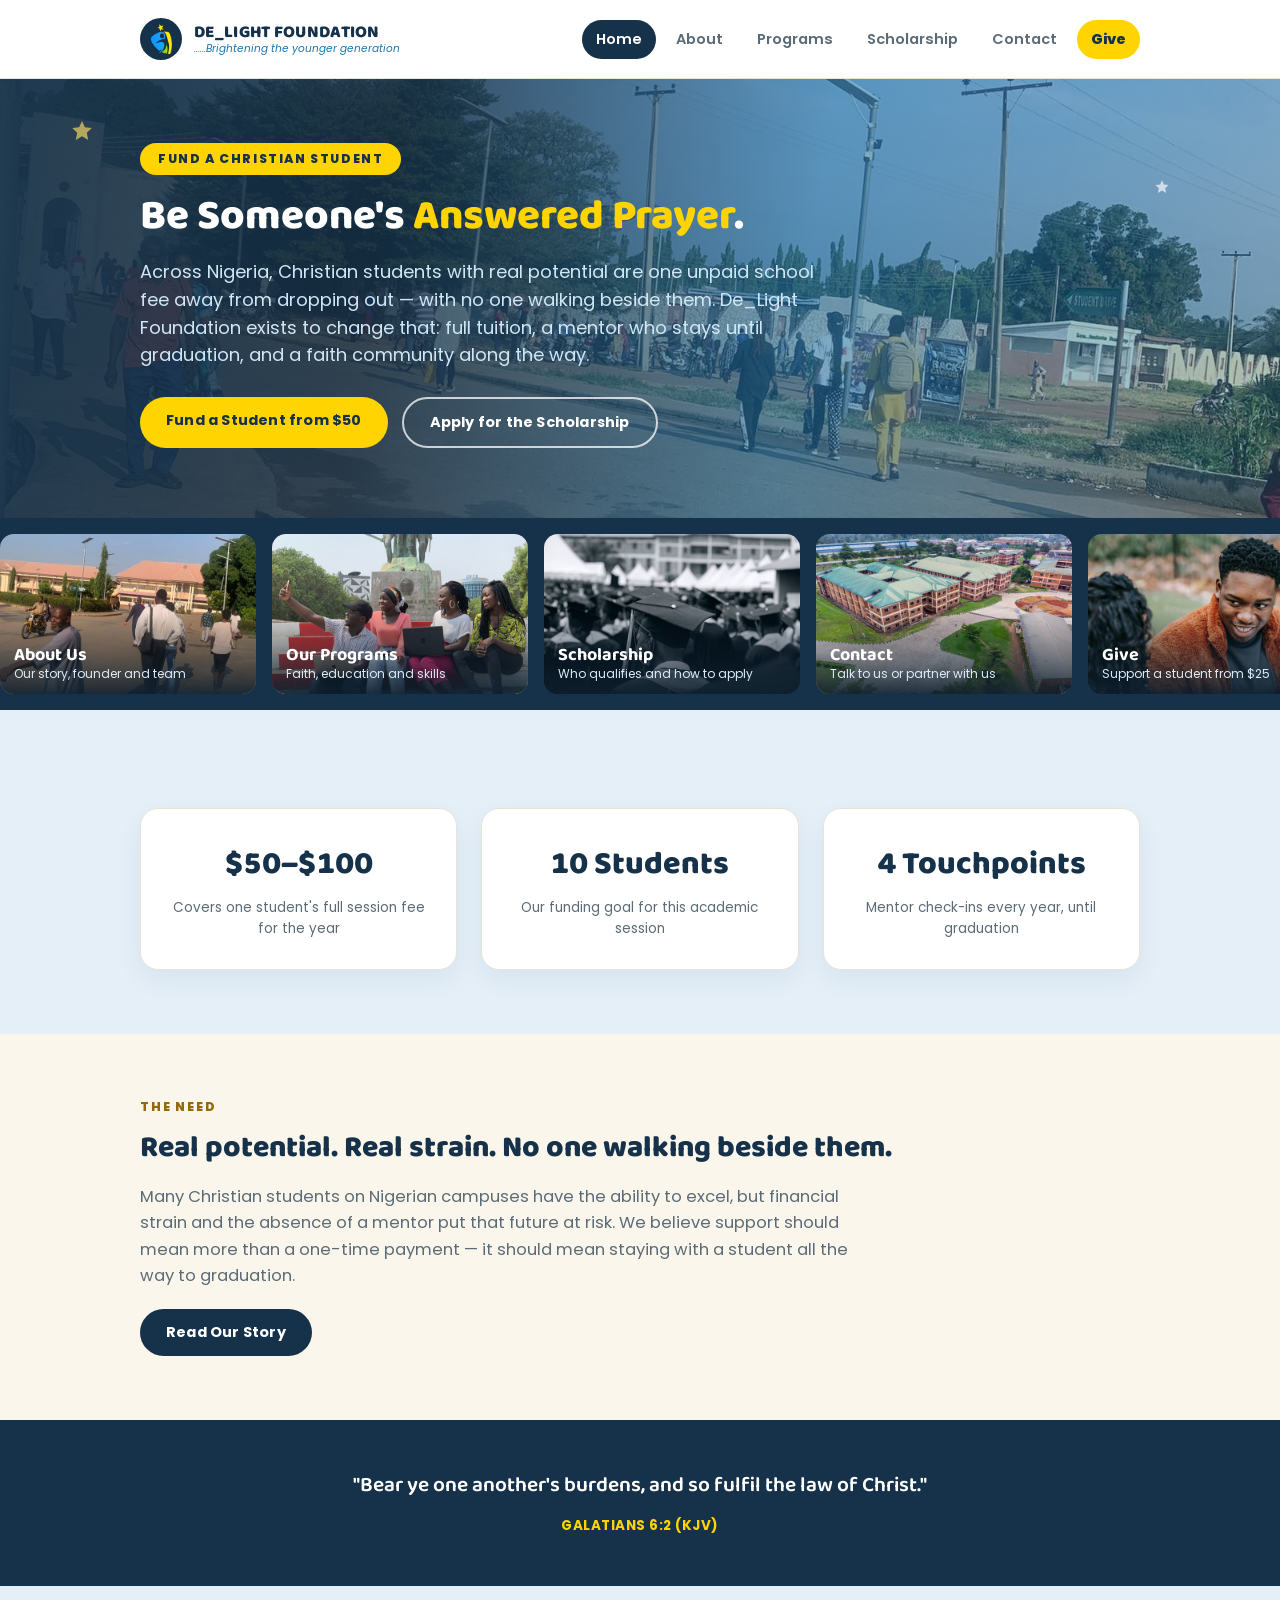
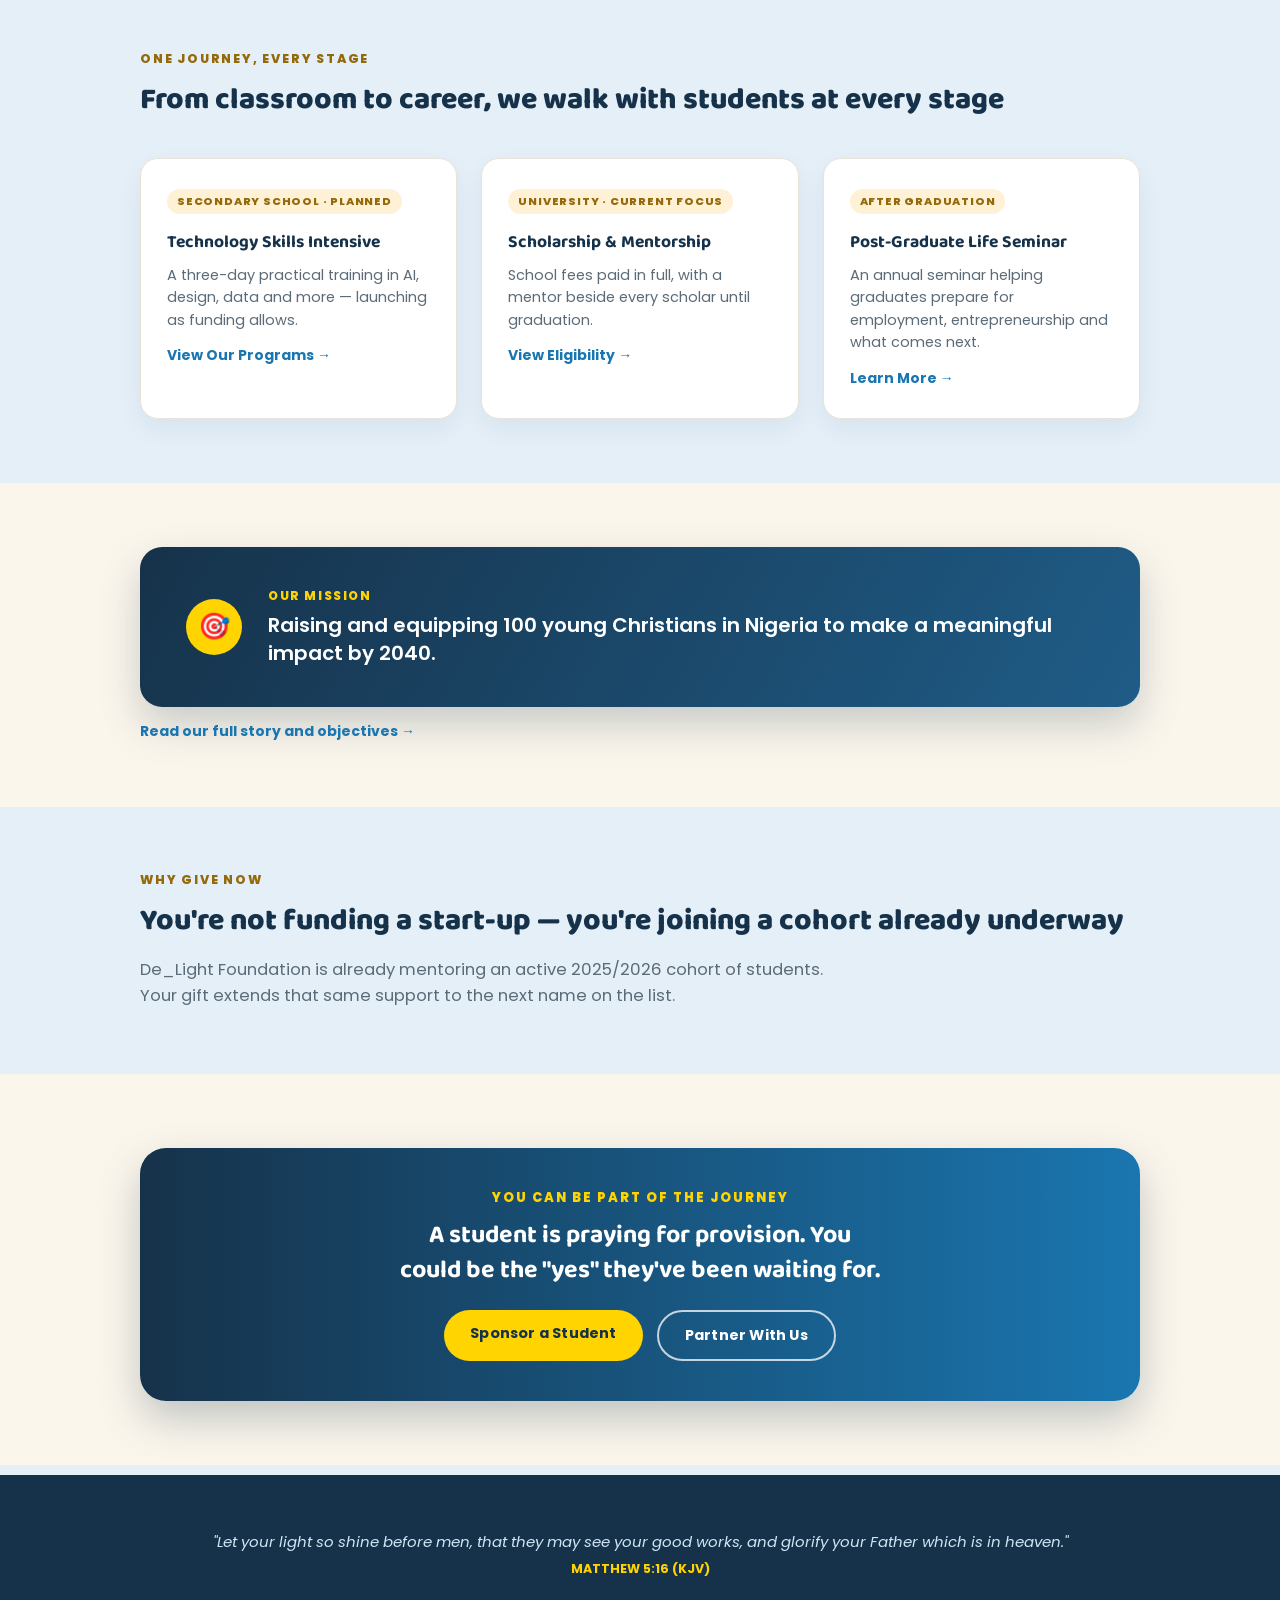
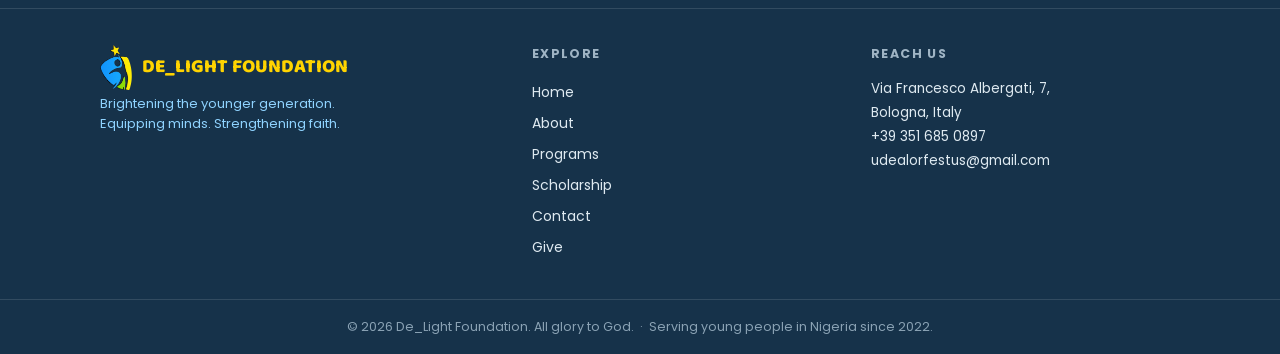
<file: index.html>
<!DOCTYPE html>
<html lang="en">
<head>
<meta charset="UTF-8">
<meta name="viewport" content="width=device-width, initial-scale=1">
<title>De_Light Foundation — Brightening the Younger Generation</title>
<meta name="description" content="De_Light Foundation funds Christian undergraduates in Nigeria through scholarships and mentorship, walking with students from their first semester to graduation.">
<link rel="icon" href="assets/img/favicon-32.png" sizes="32x32">
<link rel="icon" href="assets/img/favicon.png" sizes="64x64">
<link rel="apple-touch-icon" href="assets/img/apple-touch-icon.png">
<link rel="preconnect" href="https://fonts.googleapis.com">
<link rel="stylesheet" href="https://fonts.googleapis.com/css2?family=Baloo+2:wght@500;600;700;800&family=Poppins:wght@300;400;500;600;700;800&display=swap">
<link rel="stylesheet" href="assets/css/style.css">
</head>
<body data-page="home">

<nav class="navbar">
  <div class="wrap">
    <a class="brand" href="index.html">
      <span class="mark"><img src="assets/img/logo-icon.png" alt="De_Light Foundation logo"></span>
      <div class="word">
        <div class="name">DE_LIGHT FOUNDATION</div>
        <div class="tag">......Brightening the younger generation</div>
      </div>
    </a>
    <button class="navtoggle" aria-label="Toggle menu"><span></span><span></span><span></span></button>
    <div class="navlinks">
      <a data-nav="home" href="index.html">Home</a>
      <a data-nav="about" href="about.html">About</a>
      <a data-nav="programs" href="programs.html">Programs</a>
      <a data-nav="scholarship" href="scholarship.html">Scholarship</a>
      <a data-nav="contact" href="contact.html">Contact</a>
      <a data-nav="give" class="give" href="give.html">Give</a>
    </div>
  </div>
</nav>

<section class="hero has-photo" style="background-image:linear-gradient(100deg, rgba(22,50,74,.94) 0%, rgba(22,50,74,.82) 30%, rgba(26,118,176,.58) 62%, rgba(26,118,176,.32) 100%), url('assets/img/campus3_home.jpg')">
  <svg class="star" style="top:40px;left:70px;width:24px;" viewBox="0 0 24 24" fill="#ffe066"><path d="M12 2l2.9 6.26L21.8 9l-5 4.87L18.2 21 12 17.27 5.8 21l1.4-7.13L2.2 9l6.9-.74z"/></svg>
  <svg class="star" style="top:100px;right:110px;width:16px;" viewBox="0 0 24 24" fill="#ffffff"><path d="M12 2l2.9 6.26L21.8 9l-5 4.87L18.2 21 12 17.27 5.8 21l1.4-7.13L2.2 9l6.9-.74z"/></svg>
  <div class="wrap">
    <span class="kicker">Fund a Christian Student</span>
    <h1>Be Someone's <span class="accent">Answered Prayer</span>.</h1>
    <p class="sub">Across Nigeria, Christian students with real potential are one unpaid school fee away from dropping out — with no one walking beside them. De_Light Foundation exists to change that: full tuition, a mentor who stays until graduation, and a faith community along the way.</p>
    <div class="cta-row">
      <a class="btn btn-gold" href="give.html">Fund a Student from $50</a>
      <a class="btn btn-outline" href="scholarship.html">Apply for the Scholarship</a>
    </div>
  </div>
</section>

<section class="section">
  <div class="wrap">
    <div class="grid3">
      <div class="stat-card"><div class="big">$50–$100</div><div class="lbl2">Covers one student's full session fee for the year</div></div>
      <div class="stat-card"><div class="big">10 Students</div><div class="lbl2">Our funding goal for this academic session</div></div>
      <div class="stat-card"><div class="big">4 Touchpoints</div><div class="lbl2">Mentor check-ins every year, until graduation</div></div>
    </div>
  </div>
</section>

<section class="section cream">
  <div class="wrap">
    <div class="section-label">The Need</div>
    <h2 class="title">Real potential. Real strain. No one walking beside them.</h2>
    <p class="lead">Many Christian students on Nigerian campuses have the ability to excel, but financial strain and the absence of a mentor put that future at risk. We believe support should mean more than a one-time payment — it should mean staying with a student all the way to graduation.</p>
    <a class="btn btn-navy" style="margin-top:20px;" href="about.html">Read Our Story</a>
  </div>
</section>

<section class="scripture">
  <q>"Bear ye one another's burdens, and so fulfil the law of Christ."</q>
  <div class="ref">GALATIANS 6:2 (KJV)</div>
</section>

<section class="section">
  <div class="wrap">
    <div class="section-label">One Journey, Every Stage</div>
    <h2 class="title">From classroom to career, we walk with students at every stage</h2>
    <div class="grid3">
      <div class="card">
        <span class="stage-tag">Secondary School · Planned</span>
        <h3 style="margin-top:14px;">Technology Skills Intensive</h3>
        <p>A three-day practical training in AI, design, data and more — launching as funding allows.</p>
        <a class="inline-link" href="programs.html">View Our Programs →</a>
      </div>
      <div class="card">
        <span class="stage-tag">University · Current Focus</span>
        <h3 style="margin-top:14px;">Scholarship &amp; Mentorship</h3>
        <p>School fees paid in full, with a mentor beside every scholar until graduation.</p>
        <a class="inline-link" href="scholarship.html">View Eligibility →</a>
      </div>
      <div class="card">
        <span class="stage-tag">After Graduation</span>
        <h3 style="margin-top:14px;">Post-Graduate Life Seminar</h3>
        <p>An annual seminar helping graduates prepare for employment, entrepreneurship and what comes next.</p>
        <a class="inline-link" href="scholarship.html">Learn More →</a>
      </div>
    </div>
  </div>
</section>

<section class="section cream">
  <div class="wrap">
    <div class="mission">
      <div class="icon">🎯</div>
      <div class="txt">
        <div class="tiny">Our Mission</div>
        <p>Raising and equipping 100 young Christians in Nigeria to make a meaningful impact by 2040.</p>
      </div>
    </div>
    <a class="inline-link" href="about.html">Read our full story and objectives →</a>
  </div>
</section>

<section class="section">
  <div class="wrap">
    <div class="section-label">Why Give Now</div>
    <h2 class="title">You're not funding a start-up — you're joining a cohort already underway</h2>
    <p class="lead">De_Light Foundation is already mentoring an active 2025/2026 cohort of students. Your gift extends that same support to the next name on the list.</p>
  </div>
</section>

<section class="section cream">
  <div class="wrap">
    <div class="cta-bar">
      <div class="lbl">You Can Be Part of the Journey</div>
      <h3>A student is praying for provision. You could be the "yes" they've been waiting for.</h3>
      <div class="row">
        <a class="btn btn-gold" href="give.html">Sponsor a Student</a>
        <a class="btn btn-outline" href="contact.html">Partner With Us</a>
      </div>
    </div>
  </div>
</section>

<footer>
  <div class="foot-verse">
    <q>"Let your light so shine before men, that they may see your good works, and glorify your Father which is in heaven."</q>
    <span class="ref">MATTHEW 5:16 (KJV)</span>
  </div>
  <div class="wrap foot-grid">
    <div class="brandcol">
      <div class="name"><img src="assets/img/logo-icon.png" alt="">DE_LIGHT FOUNDATION</div>
      <div class="tag">Brightening the younger generation.<br>Equipping minds. Strengthening faith.</div>
    </div>
    <div class="links">
      <h4>Explore</h4>
      <a href="index.html">Home</a>
      <a href="about.html">About</a>
      <a href="programs.html">Programs</a>
      <a href="scholarship.html">Scholarship</a>
      <a href="contact.html">Contact</a>
      <a href="give.html">Give</a>
    </div>
    <div class="contact">
      <h4>Reach Us</h4>
      <p>Via Francesco Albergati, 7,<br>Bologna, Italy</p>
      <p>+39 351 685 0897<br>udealorfestus@gmail.com</p>
    </div>
  </div>
  <div class="foot-bottom">© 2026 De_Light Foundation. All glory to God. &nbsp;·&nbsp; Serving young people in Nigeria since 2022.</div>
</footer>

<script src="assets/js/main.js"></script>
</body>
</html>
</file>
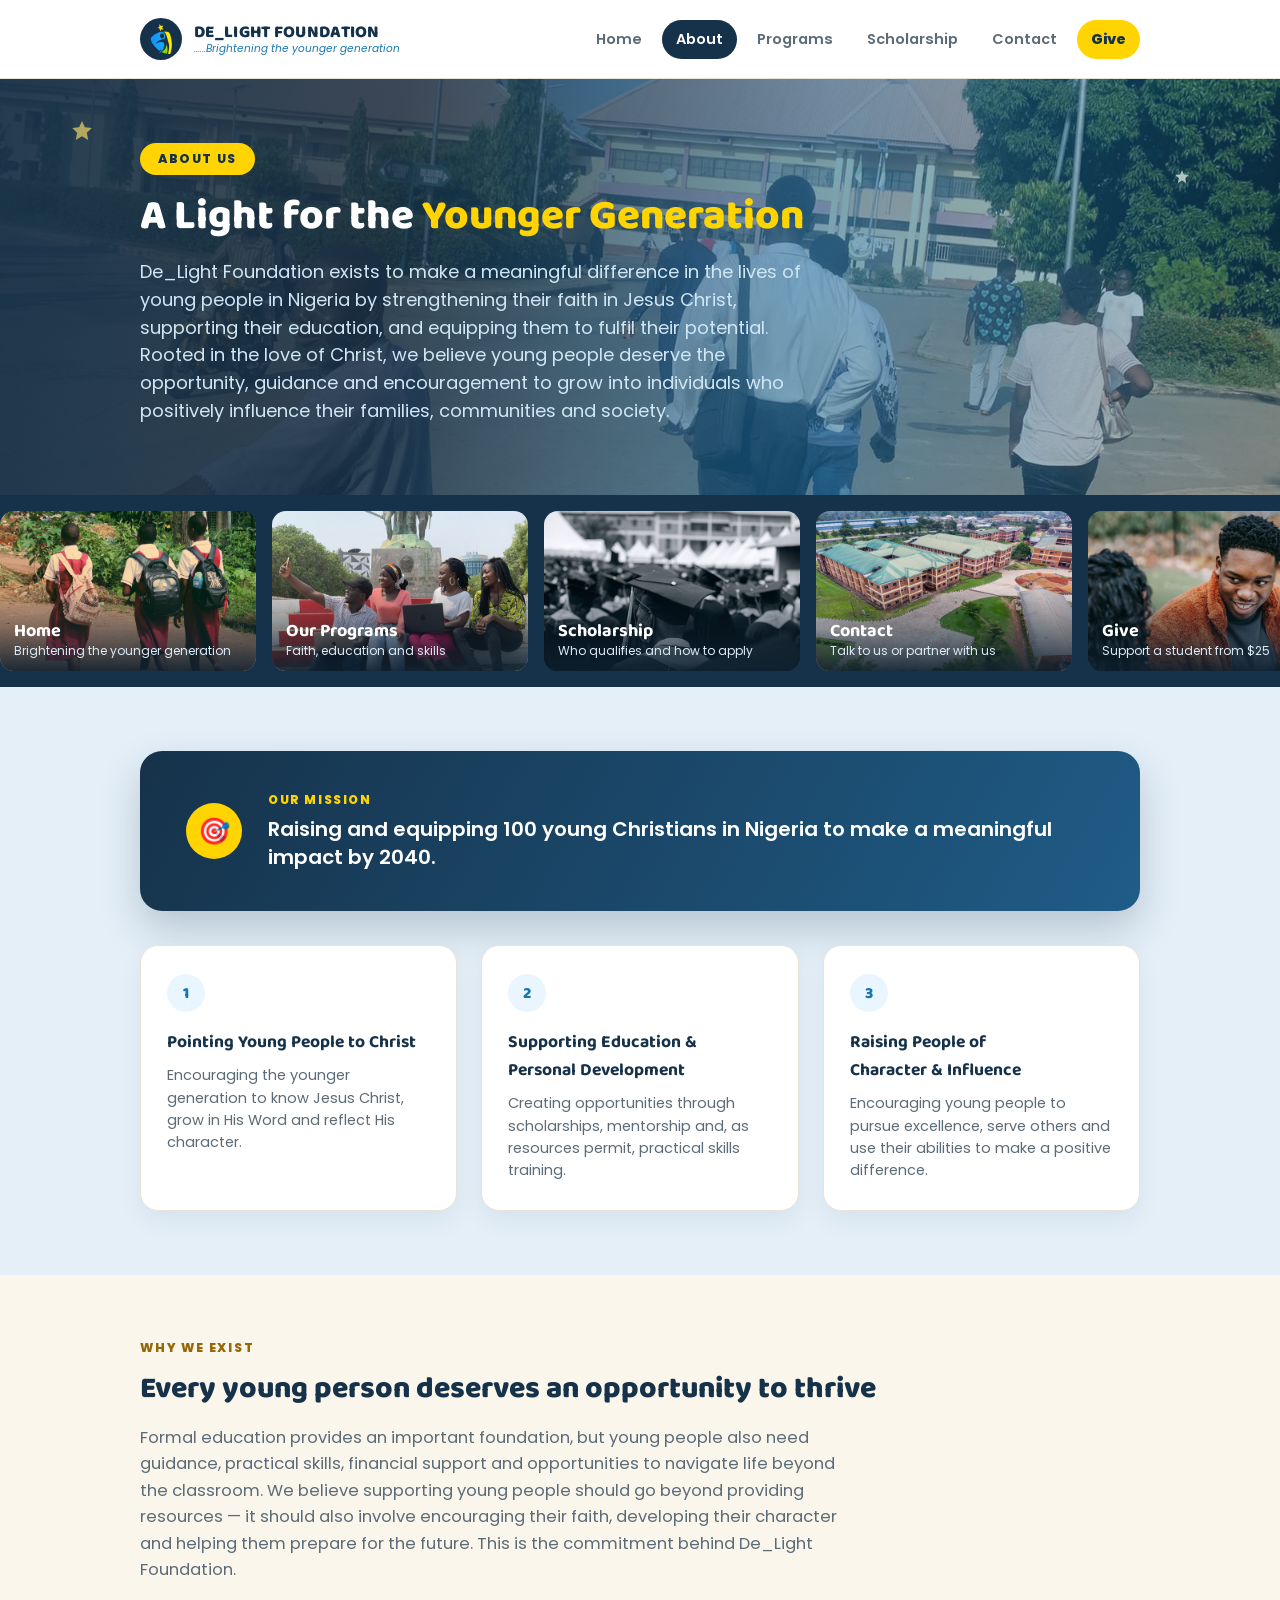
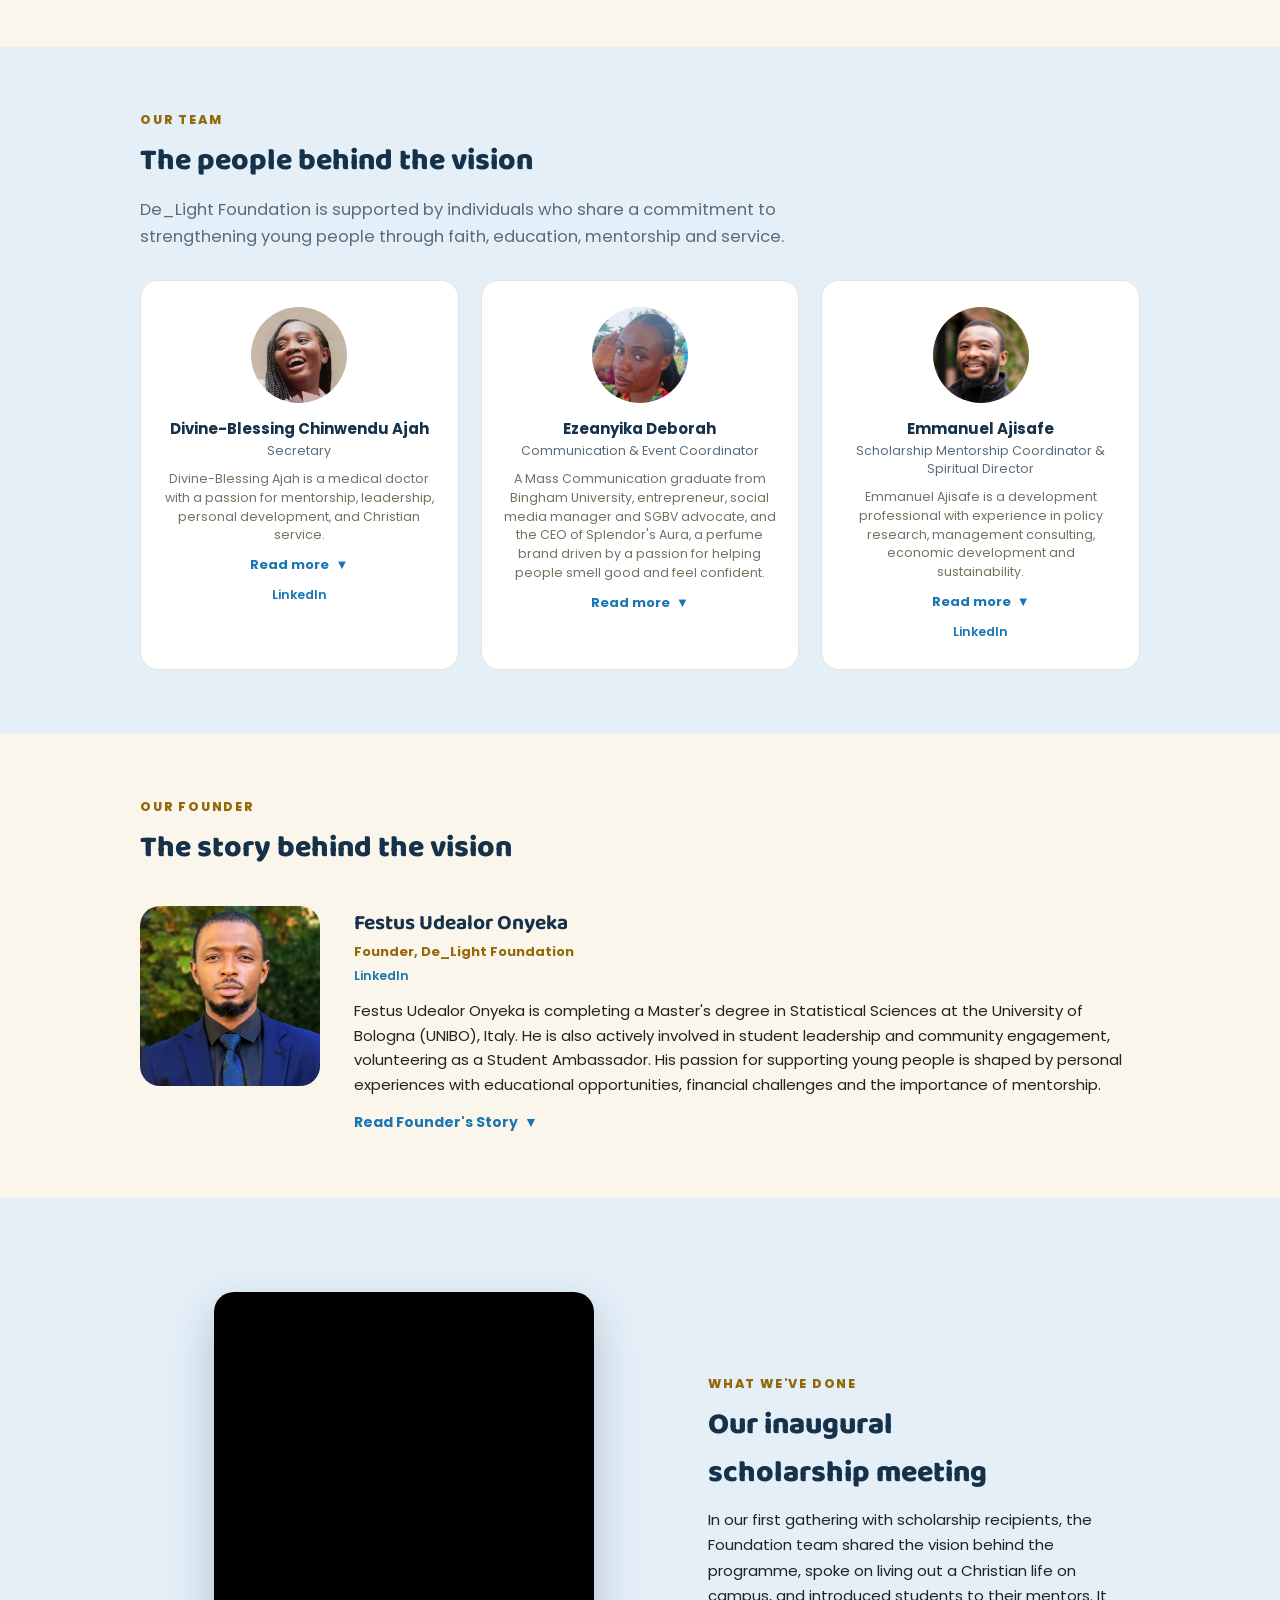
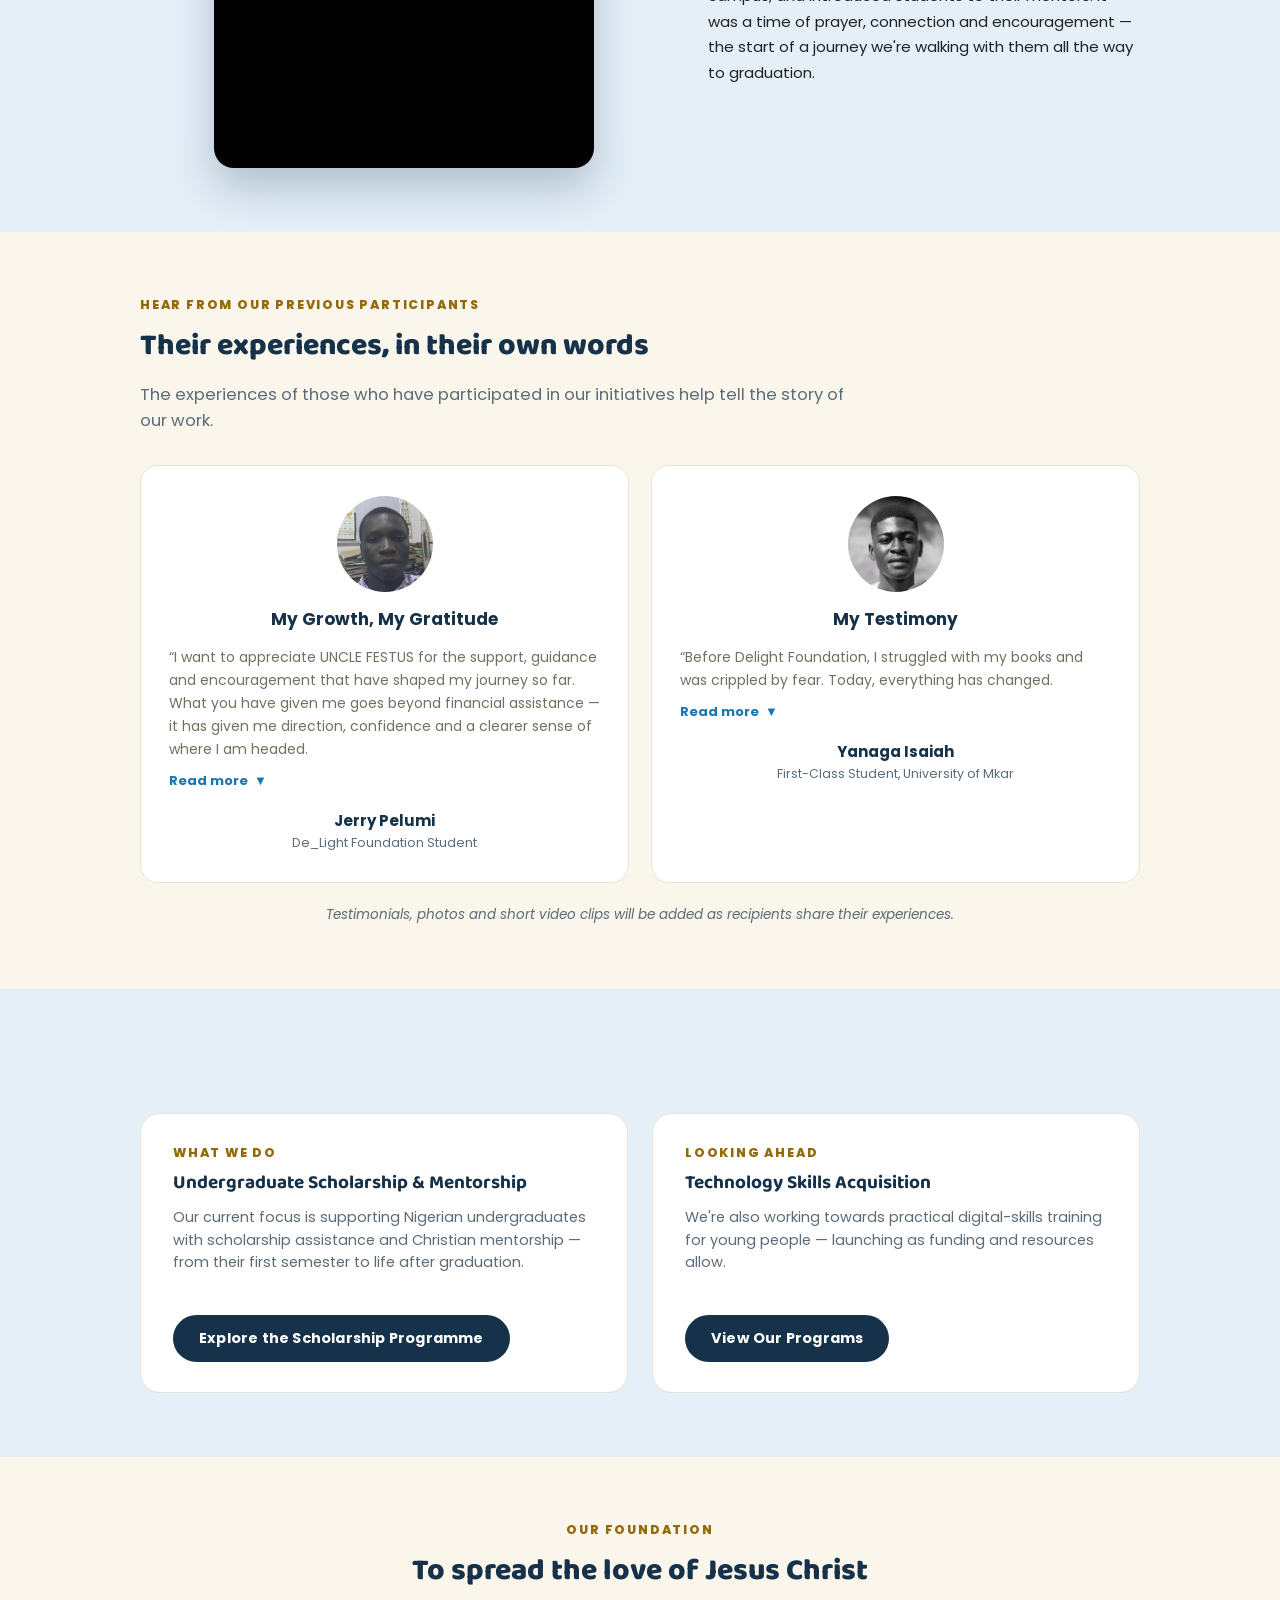
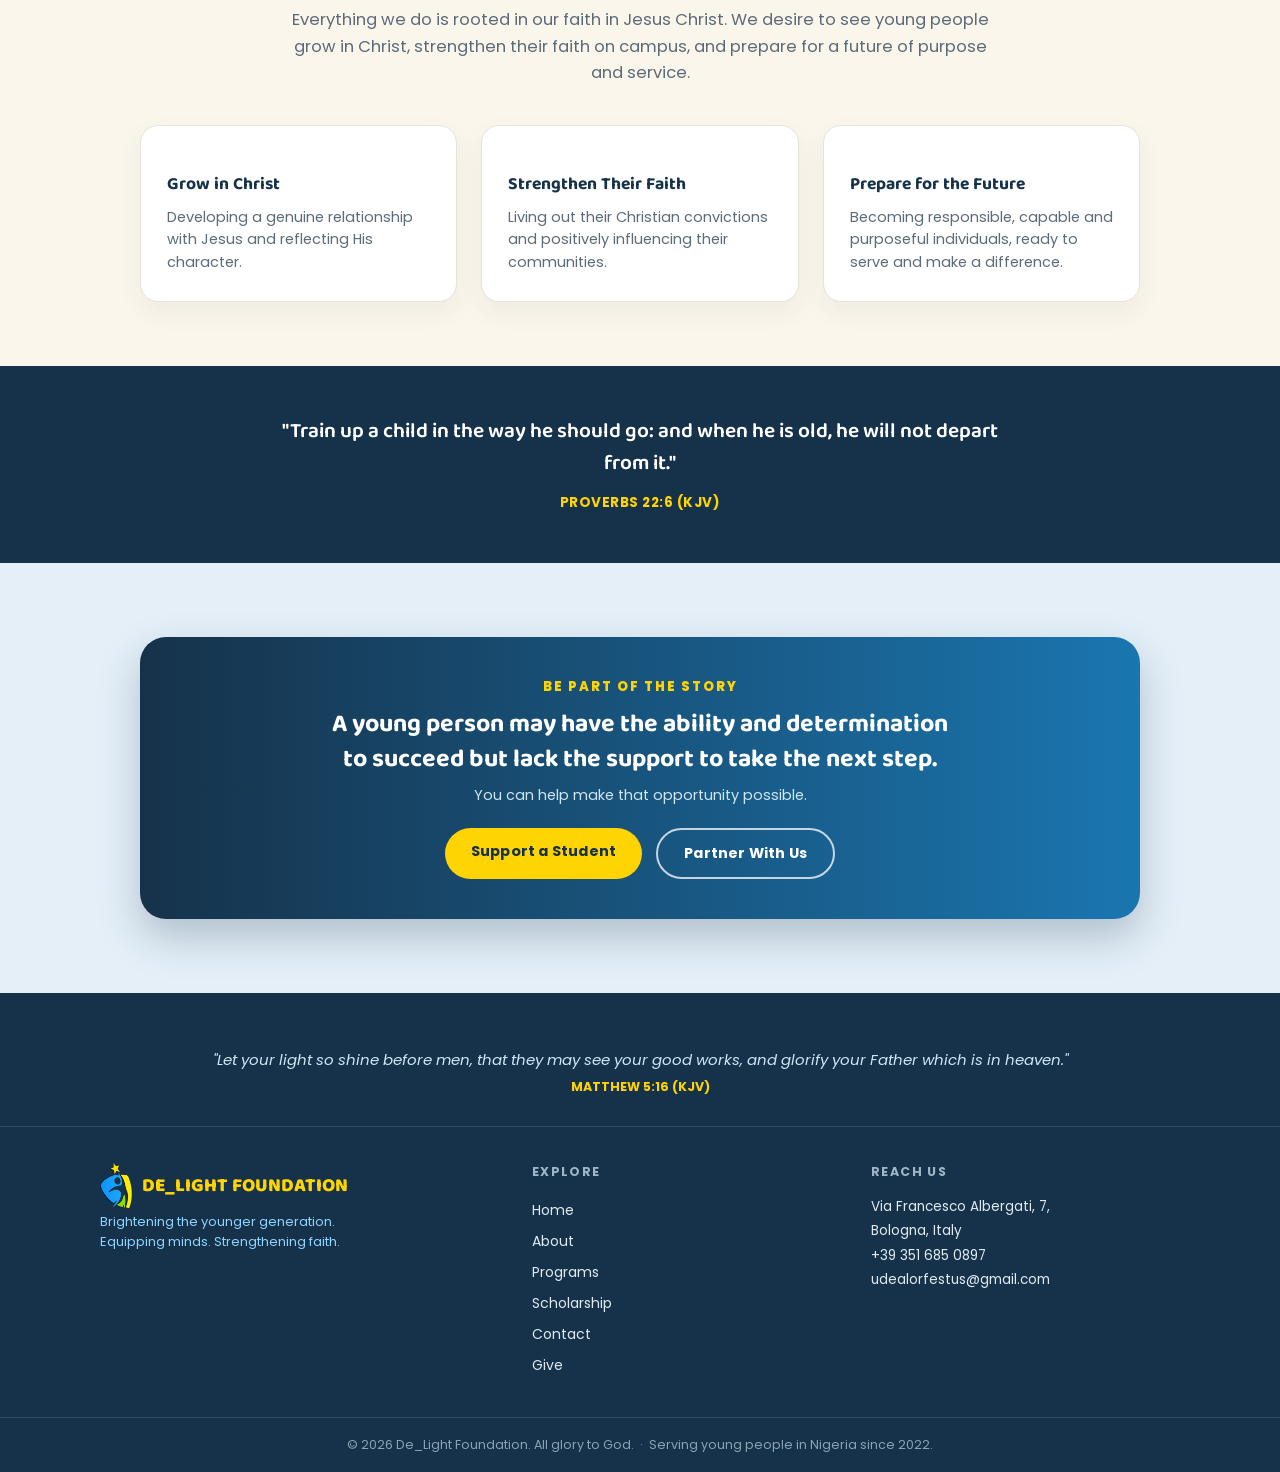
<file: about.html>
<!DOCTYPE html>
<html lang="en">
<head>
<meta charset="UTF-8">
<meta name="viewport" content="width=device-width, initial-scale=1">
<title>About Us — De_Light Foundation</title>
<meta name="description" content="De_Light Foundation's story, mission, founder, team and the students and communities we've already reached.">
<link rel="icon" href="assets/img/favicon-32.png" sizes="32x32">
<link rel="icon" href="assets/img/favicon.png" sizes="64x64">
<link rel="apple-touch-icon" href="assets/img/apple-touch-icon.png">
<link rel="preconnect" href="https://fonts.googleapis.com">
<link rel="stylesheet" href="https://fonts.googleapis.com/css2?family=Baloo+2:wght@500;600;700;800&family=Poppins:wght@300;400;500;600;700;800&display=swap">
<link rel="stylesheet" href="assets/css/style.css">
</head>
<body data-page="about">

<nav class="navbar">
  <div class="wrap">
    <a class="brand" href="index.html">
      <span class="mark"><img src="assets/img/logo-icon.png" alt="De_Light Foundation logo"></span>
      <div class="word">
        <div class="name">DE_LIGHT FOUNDATION</div>
        <div class="tag">......Brightening the younger generation</div>
      </div>
    </a>
    <button class="navtoggle" aria-label="Toggle menu"><span></span><span></span><span></span></button>
    <div class="navlinks">
      <a data-nav="home" href="index.html">Home</a>
      <a data-nav="about" href="about.html">About</a>
      <a data-nav="programs" href="programs.html">Programs</a>
      <a data-nav="scholarship" href="scholarship.html">Scholarship</a>
      <a data-nav="contact" href="contact.html">Contact</a>
      <a data-nav="give" class="give" href="give.html">Give</a>
    </div>
  </div>
</nav>

<section class="hero has-photo" style="background-image:linear-gradient(100deg, rgba(22,50,74,.94) 0%, rgba(22,50,74,.82) 30%, rgba(26,118,176,.58) 62%, rgba(26,118,176,.32) 100%), url('assets/img/campus4_about.jpg')">
  <svg class="star" style="top:40px;left:70px;width:24px;" viewBox="0 0 24 24" fill="#ffe066"><path d="M12 2l2.9 6.26L21.8 9l-5 4.87L18.2 21 12 17.27 5.8 21l1.4-7.13L2.2 9l6.9-.74z"/></svg>
  <svg class="star" style="top:90px;right:90px;width:16px;" viewBox="0 0 24 24" fill="#ffffff"><path d="M12 2l2.9 6.26L21.8 9l-5 4.87L18.2 21 12 17.27 5.8 21l1.4-7.13L2.2 9l6.9-.74z"/></svg>
  <div class="wrap">
    <span class="kicker">About Us</span>
    <h1>A Light for the <span class="accent">Younger Generation</span></h1>
    <p class="sub">De_Light Foundation exists to make a meaningful difference in the lives of young people in Nigeria by strengthening their faith in Jesus Christ, supporting their education, and equipping them to fulfil their potential. Rooted in the love of Christ, we believe young people deserve the opportunity, guidance and encouragement to grow into individuals who positively influence their families, communities and society.</p>
  </div>
</section>

<section class="section">
  <div class="wrap">
    <div class="mission">
      <div class="icon">🎯</div>
      <div class="txt">
        <div class="tiny">Our Mission</div>
        <p>Raising and equipping 100 young Christians in Nigeria to make a meaningful impact by 2040.</p>
      </div>
    </div>

    <div class="grid3">
      <div class="card">
        <div class="num">1</div>
        <h3>Pointing Young People to Christ</h3>
        <p>Encouraging the younger generation to know Jesus Christ, grow in His Word and reflect His character.</p>
      </div>
      <div class="card">
        <div class="num">2</div>
        <h3>Supporting Education &amp; Personal Development</h3>
        <p>Creating opportunities through scholarships, mentorship and, as resources permit, practical skills training.</p>
      </div>
      <div class="card">
        <div class="num">3</div>
        <h3>Raising People of Character &amp; Influence</h3>
        <p>Encouraging young people to pursue excellence, serve others and use their abilities to make a positive difference.</p>
      </div>
    </div>
  </div>
</section>

<section class="section cream">
  <div class="wrap">
    <div class="section-label">Why We Exist</div>
    <h2 class="title">Every young person deserves an opportunity to thrive</h2>
    <p class="lead">Formal education provides an important foundation, but young people also need guidance, practical skills, financial support and opportunities to navigate life beyond the classroom. We believe supporting young people should go beyond providing resources — it should also involve encouraging their faith, developing their character and helping them prepare for the future. This is the commitment behind De_Light Foundation.</p>
  </div>
</section>

<!--
  ===== OUR TEAM =====
  Each card below is one team member. To add a real person:
  1. Replace "Team Member Name" and "Position / Role".
  2. Replace the short bio text (50–80 words is ideal).
  3. Remove class="placeholder" from the <div class="people-card ...">  so it switches from dashed/placeholder styling to the solid card style.
  4. Optional: swap <div class="avatar">+</div> for <div class="avatar"><img src="assets/img/team/NAME.jpg" alt="Name"></div>
  Duplicate the whole <div class="people-card">...</div> block to add more team members.
-->
<section class="section">
  <div class="wrap">
    <div class="section-label">Our Team</div>
    <h2 class="title">The people behind the vision</h2>
    <p class="lead">De_Light Foundation is supported by individuals who share a commitment to strengthening young people through faith, education, mentorship and service.</p>
    <div class="people-grid">
      <div class="people-card"><div class="avatar"><img class="crop" style="width:280%;left:-88.4%;top:-64.3%" src="images/Divine%20Blessing%20Ajah.jpeg" alt="Divine-Blessing Chinwendu Ajah"></div><div class="nm">Divine-Blessing Chinwendu Ajah</div><div class="rl">Secretary</div><div class="bio">Divine-Blessing Ajah is a medical doctor with a passion for mentorship, leadership, personal development, and Christian service.</div><button type="button" class="readmore-toggle" aria-expanded="false">Read more <span class="chev">&#9660;</span></button><div class="readmore-body"><div class="bio">She has held various leadership and administrative roles, contributing to initiatives focused on community building, youth engagement, and personal growth. She is particularly passionate about helping young Christians discover their purpose, develop godly character, and navigate life's challenges through faith-based mentorship. She believes in raising a generation of young people who are spiritually grounded, purpose-driven, and equipped to positively influence their communities.</div></div><a class="li" href="https://www.linkedin.com/in/divine-blessing-a-935b14116" target="_blank" rel="noopener">LinkedIn</a></div>
      <div class="people-card"><div class="avatar"><img class="crop" style="width:117.4%;left:-13%;top:-41.3%" src="images/Deborah%20Ezeanyika.jpeg" alt="Ezeanyika Deborah"></div><div class="nm">Ezeanyika Deborah</div><div class="rl">Communication &amp; Event Coordinator</div><div class="bio">A Mass Communication graduate from Bingham University, entrepreneur, social media manager and SGBV advocate, and the CEO of Splendor's Aura, a perfume brand driven by a passion for helping people smell good and feel confident.</div><button type="button" class="readmore-toggle" aria-expanded="false">Read more <span class="chev">&#9660;</span></button><div class="readmore-body"><div class="bio">Passionate about leadership, advocacy and making a positive impact, and committed to bringing leadership skills, creativity and experience to ensure that De_Light Foundation thrives and achieves its goals.</div></div></div>
      <div class="people-card"><div class="avatar"><img class="crop" style="width:320%;left:-126.25%;top:-31.25%" src="images/Emmanuel.jpeg" alt="Emmanuel Ajisafe"></div><div class="nm">Emmanuel Ajisafe</div><div class="rl">Scholarship Mentorship Coordinator &amp; Spiritual Director</div><div class="bio">Emmanuel Ajisafe is a development professional with experience in policy research, management consulting, economic development and sustainability.</div><button type="button" class="readmore-toggle" aria-expanded="false">Read more <span class="chev">&#9660;</span></button><div class="readmore-body"><div class="bio">He holds an MA in International Affairs from Johns Hopkins University School of Advanced International Studies (SAIS). His interests include energy transition, climate investment, infrastructure development and public policy. He is passionate about revealing Christ through every experience, relationship and opportunity, while contributing to Africa's sustainable development.</div></div><a class="li" href="https://www.linkedin.com/in/ajisafe-emmanuel" target="_blank" rel="noopener">LinkedIn</a></div>
    </div>
  </div>
</section>

<section class="section cream">
  <div class="wrap">
    <div class="section-label">Our Founder</div>
    <h2 class="title">The story behind the vision</h2>
    <div class="founder">
      <div class="photo"><img class="crop" style="width:204.8%;left:-48.5%;top:0" src="images/Founder.jpeg" alt="Festus Udealor Onyeka"></div>
      <div>
        <h3>Festus Udealor Onyeka</h3>
        <div class="role">Founder, De_Light Foundation</div>
        <a class="li" href="https://www.linkedin.com/in/udealor-festus-b7179b196/" target="_blank" rel="noopener">LinkedIn</a>
        <p>Festus Udealor Onyeka is completing a Master's degree in Statistical Sciences at the University of Bologna (UNIBO), Italy. He is also actively involved in student leadership and community engagement, volunteering as a Student Ambassador. His passion for supporting young people is shaped by personal experiences with educational opportunities, financial challenges and the importance of mentorship.</p>
        <button type="button" class="readmore-toggle" aria-expanded="false" data-closed="Read Founder's Story" data-open="Hide Founder's Story">Read Founder's Story <span class="chev">&#9660;</span></button>
        <div class="founder-story">
          <div class="inner">
            <p>In 2018, Festus sat the Bilateral Education Agreement (BEA) scholarship examination, hoping it would relieve the financial pressure of his education. He never received feedback on the outcome and the funding never came.</p>
            <p>Looking back, what hurt most was not the missing funds alone, but the absence of mentorship. A structured support system would have made a significant difference in navigating the challenges of education and life after graduation.</p>
            <p>That experience helped inspire De_Light Foundation's expanded commitment in 2026 to undergraduate scholarships and mentorship, ensuring that students receive not only financial support but also guidance and encouragement along their journey.</p>
          </div>
        </div>
      </div>
    </div>
  </div>
</section>

<!--
  ===== WHAT WE'VE DONE / VIDEO =====
  Facebook video embed. The "portrait" class suits tall videos; remove it for a widescreen video.
-->
<section class="section">
  <div class="wrap">
    <div class="video-block">
      <div class="video-frame portrait">
        <iframe src="https://www.facebook.com/plugins/video.php?height=476&href=https%3A%2F%2Fwww.facebook.com%2Fudealor.faze%2Fvideos%2F1469001474059102%2F&show_text=false&width=380&t=0" title="Inaugural Meeting Highlights" scrolling="no" allowfullscreen="true" allow="autoplay; clipboard-write; encrypted-media; picture-in-picture; web-share"></iframe>
      </div>
      <div class="recap">
        <div class="section-label">What We've Done</div>
        <h2 class="title" style="margin-bottom:10px;">Our inaugural scholarship meeting</h2>
        <p>In our first gathering with scholarship recipients, the Foundation team shared the vision behind the programme, spoke on living out a Christian life on campus, and introduced students to their mentors. It was a time of prayer, connection and encouragement — the start of a journey we're walking with them all the way to graduation.</p>      </div>
    </div>
  </div>
</section>

<!--
  ===== TESTIMONIALS =====
  Duplicate a <div class="people-card">...</div> block to add more.
  Remove class="placeholder" once a quote is real.
-->
<section class="section cream">
  <div class="wrap">
    <div class="section-label">Hear From Our Previous Participants</div>
    <h2 class="title">Their experiences, in their own words</h2>
    <p class="lead">The experiences of those who have participated in our initiatives help tell the story of our work.</p>
    <div class="people-grid testimonials">
      <div class="people-card">
        <div class="avatar"><img class="crop" style="width:144.6%;left:-13.4%;top:-53.6%" src="images/Pulumi.jpeg" alt="Jerry Pelumi"></div>
        <div class="ttl">My Growth, My Gratitude</div>
        <div class="bio">
          <p>“I want to appreciate UNCLE FESTUS for the support, guidance and encouragement that have shaped my journey so far. What you have given me goes beyond financial assistance — it has given me direction, confidence and a clearer sense of where I am headed.</p>
        </div>
        <button type="button" class="readmore-toggle" aria-expanded="false">Read more <span class="chev">&#9660;</span></button>
        <div class="readmore-body"><div class="bio">
          <p>The academic support made it possible for me to stay focused and push harder toward my goals, and the moral guidance you have shared has sharpened my discipline, humility, patience and perseverance — qualities I intend to carry with me well beyond this programme.</p>
          <p>Your career advice has pushed me to think more seriously about my future, build my skills and position myself for the opportunities ahead. I’m taking that seriously, and I’m determined to make the most of it.</p>
          <p>I don’t see this support as something to simply receive — I see it as an investment I intend to grow, and to pay forward to others when the time comes. That’s a commitment, not just a hope.</p>
          <p>May God continue to bless your leadership and the work you’re doing, sir.”</p>
        </div></div>
        <div class="nm">Jerry Pelumi</div>
        <div class="rl">De_Light Foundation Student</div>
      </div>
      <div class="people-card">
        <div class="avatar"><img class="crop" style="width:178.75%;left:-44.5%;top:-6.25%" src="images/Yiinaga%20Isaih.jpeg" alt="Yanaga Isaiah"></div>
        <div class="ttl">My Testimony</div>
        <div class="bio">
          <p>“Before Delight Foundation, I struggled with my books and was crippled by fear. Today, everything has changed.</p>
        </div>
        <button type="button" class="readmore-toggle" aria-expanded="false">Read more <span class="chev">&#9660;</span></button>
        <div class="readmore-body"><div class="bio">
          <p>Through the dedicated guidance of Mr. Festus, Miss Debby, and other instructors, I moved from struggling with reading to loving my books and craving deeper research. Spiritually and morally, I transformed from fearing my fears to trusting God and overcoming them.</p>
          <p>The result? I can boldly beat my chest - I'm a first-class student at University of Mkar with no carryover.</p>
          <p>Thank you, Delight Foundation, for contributing maximally to my education, spiritual, and moral life. You shaped me into who I am today.”</p>
        </div></div>
        <div class="nm">Yanaga Isaiah</div>
        <div class="rl">First-Class Student, University of Mkar</div>
      </div>
    </div>
    <div class="people-note">Testimonials, photos and short video clips will be added as recipients share their experiences.</div>
  </div>
</section>

<section class="section">
  <div class="wrap">
    <div class="grid2">
      <div class="teaser" style="flex-direction:column;align-items:flex-start;">
        <div class="t">
          <div class="section-label">What We Do</div>
          <h3 style="margin-top:6px;">Undergraduate Scholarship &amp; Mentorship</h3>
          <p>Our current focus is supporting Nigerian undergraduates with scholarship assistance and Christian mentorship — from their first semester to life after graduation.</p>
        </div>
        <a class="btn btn-navy" style="margin-top:18px;" href="scholarship.html">Explore the Scholarship Programme</a>
      </div>
      <div class="teaser" style="flex-direction:column;align-items:flex-start;">
        <div class="t">
          <div class="section-label">Looking Ahead</div>
          <h3 style="margin-top:6px;">Technology Skills Acquisition</h3>
          <p>We're also working towards practical digital-skills training for young people — launching as funding and resources allow.</p>
        </div>
        <a class="btn btn-navy" style="margin-top:18px;" href="programs.html">View Our Programs</a>
      </div>
    </div>
  </div>
</section>

<section class="section cream">
  <div class="wrap" style="text-align:center;">
    <div class="section-label">Our Foundation</div>
    <h2 class="title">To spread the love of Jesus Christ</h2>
    <p class="lead" style="margin:12px auto 0;">Everything we do is rooted in our faith in Jesus Christ. We desire to see young people grow in Christ, strengthen their faith on campus, and prepare for a future of purpose and service.</p>
    <div class="grid3" style="margin-top:38px;">
      <div class="card" style="text-align:left;"><h3>Grow in Christ</h3><p>Developing a genuine relationship with Jesus and reflecting His character.</p></div>
      <div class="card" style="text-align:left;"><h3>Strengthen Their Faith</h3><p>Living out their Christian convictions and positively influencing their communities.</p></div>
      <div class="card" style="text-align:left;"><h3>Prepare for the Future</h3><p>Becoming responsible, capable and purposeful individuals, ready to serve and make a difference.</p></div>
    </div>
  </div>
</section>

<section class="scripture">
  <q>"Train up a child in the way he should go: and when he is old, he will not depart from it."</q>
  <div class="ref">PROVERBS 22:6 (KJV)</div>
</section>

<section class="section">
  <div class="wrap">
    <div class="cta-bar">
      <div class="lbl">Be Part of the Story</div>
      <h3>A young person may have the ability and determination to succeed but lack the support to take the next step.</h3>
      <div class="sub">You can help make that opportunity possible.</div>
      <div class="row">
        <a class="btn btn-gold" href="give.html">Support a Student</a>
        <a class="btn btn-outline" href="contact.html">Partner With Us</a>
      </div>
    </div>
  </div>
</section>

<footer>
  <div class="foot-verse">
    <q>"Let your light so shine before men, that they may see your good works, and glorify your Father which is in heaven."</q>
    <span class="ref">MATTHEW 5:16 (KJV)</span>
  </div>
  <div class="wrap foot-grid">
    <div class="brandcol">
      <div class="name"><img src="assets/img/logo-icon.png" alt="">DE_LIGHT FOUNDATION</div>
      <div class="tag">Brightening the younger generation.<br>Equipping minds. Strengthening faith.</div>
    </div>
    <div class="links">
      <h4>Explore</h4>
      <a href="index.html">Home</a>
      <a href="about.html">About</a>
      <a href="programs.html">Programs</a>
      <a href="scholarship.html">Scholarship</a>
      <a href="contact.html">Contact</a>
      <a href="give.html">Give</a>
    </div>
    <div class="contact">
      <h4>Reach Us</h4>
      <p>Via Francesco Albergati, 7,<br>Bologna, Italy</p>
      <p>+39 351 685 0897<br>udealorfestus@gmail.com</p>
    </div>
  </div>
  <div class="foot-bottom">© 2026 De_Light Foundation. All glory to God. &nbsp;·&nbsp; Serving young people in Nigeria since 2022.</div>
</footer>

<script src="assets/js/main.js"></script>
</body>
</html>
</file>
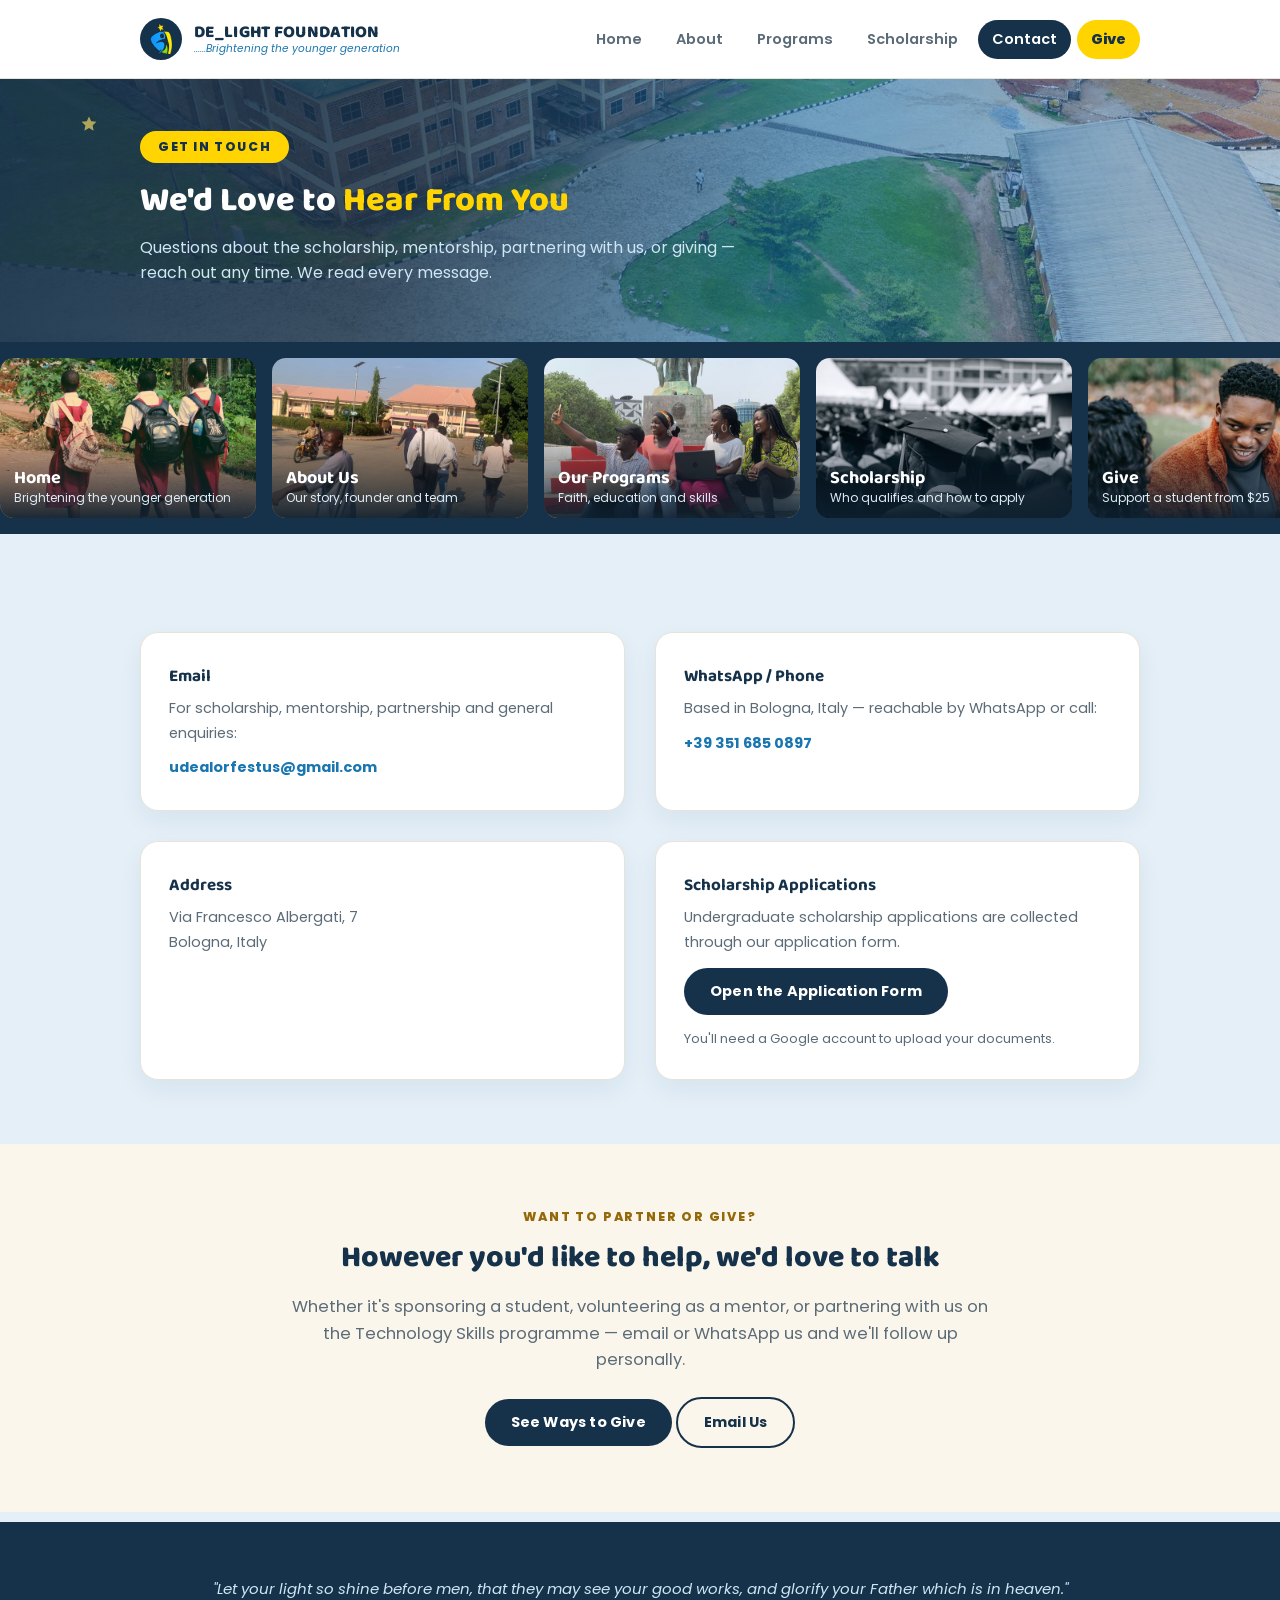
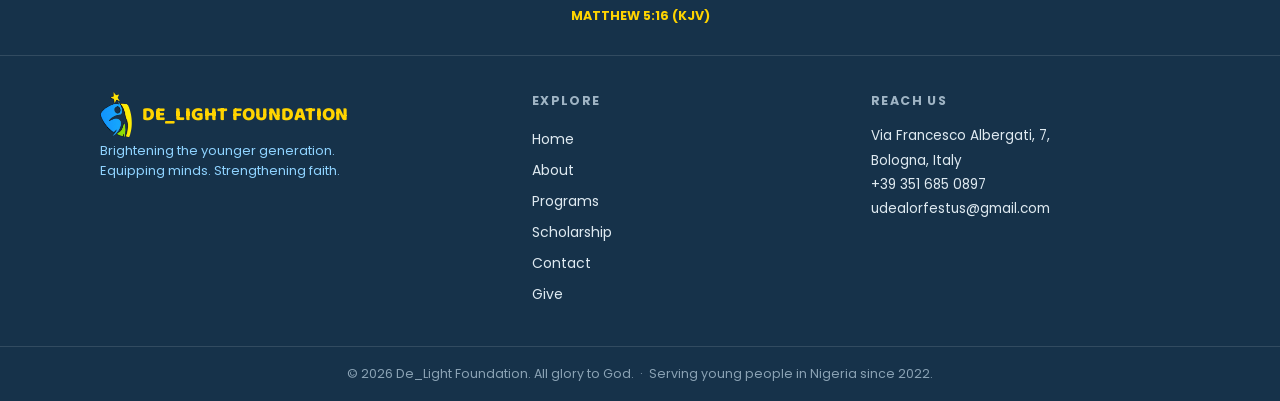
<file: contact.html>
<!DOCTYPE html>
<html lang="en">
<head>
<meta charset="UTF-8">
<meta name="viewport" content="width=device-width, initial-scale=1">
<title>Contact — De_Light Foundation</title>
<meta name="description" content="Reach De_Light Foundation by email or WhatsApp — questions about scholarships, mentorship, partnerships or giving.">
<link rel="icon" href="assets/img/favicon-32.png" sizes="32x32">
<link rel="icon" href="assets/img/favicon.png" sizes="64x64">
<link rel="apple-touch-icon" href="assets/img/apple-touch-icon.png">
<link rel="preconnect" href="https://fonts.googleapis.com">
<link rel="stylesheet" href="https://fonts.googleapis.com/css2?family=Baloo+2:wght@500;600;700;800&family=Poppins:wght@300;400;500;600;700;800&display=swap">
<link rel="stylesheet" href="assets/css/style.css">
</head>
<body data-page="contact">

<nav class="navbar">
  <div class="wrap">
    <a class="brand" href="index.html">
      <span class="mark"><img src="assets/img/logo-icon.png" alt="De_Light Foundation logo"></span>
      <div class="word">
        <div class="name">DE_LIGHT FOUNDATION</div>
        <div class="tag">......Brightening the younger generation</div>
      </div>
    </a>
    <button class="navtoggle" aria-label="Toggle menu"><span></span><span></span><span></span></button>
    <div class="navlinks">
      <a data-nav="home" href="index.html">Home</a>
      <a data-nav="about" href="about.html">About</a>
      <a data-nav="programs" href="programs.html">Programs</a>
      <a data-nav="scholarship" href="scholarship.html">Scholarship</a>
      <a data-nav="contact" href="contact.html">Contact</a>
      <a data-nav="give" class="give" href="give.html">Give</a>
    </div>
  </div>
</nav>

<section class="hero has-photo" style="padding:52px 0 56px;background-image:linear-gradient(100deg, rgba(22,50,74,.94) 0%, rgba(22,50,74,.82) 30%, rgba(26,118,176,.58) 62%, rgba(26,118,176,.32) 100%), url('assets/img/bg_contact.jpg')">
  <svg class="star" style="top:36px;left:80px;width:18px;" viewBox="0 0 24 24" fill="#ffe066"><path d="M12 2l2.9 6.26L21.8 9l-5 4.87L18.2 21 12 17.27 5.8 21l1.4-7.13L2.2 9l6.9-.74z"/></svg>
  <div class="wrap">
    <span class="kicker">Get in Touch</span>
    <h1 style="font-size:34px;">We'd Love to <span class="accent">Hear From You</span></h1>
    <p class="sub" style="font-size:16px;max-width:600px;">Questions about the scholarship, mentorship, partnering with us, or giving — reach out any time. We read every message.</p>
  </div>
</section>

<section class="section">
  <div class="wrap">
    <div class="contact-grid">
      <div class="contact-card">
        <h3>Email</h3>
        <p>For scholarship, mentorship, partnership and general enquiries:</p>
        <p style="margin-top:10px;"><a class="email-link" href="mailto:udealorfestus@gmail.com">udealorfestus@gmail.com</a></p>
      </div>
      <div class="contact-card">
        <h3>WhatsApp / Phone</h3>
        <p>Based in Bologna, Italy — reachable by WhatsApp or call:</p>
        <p style="margin-top:10px;"><a class="email-link" href="https://wa.me/393516850897">+39 351 685 0897</a></p>
      </div>
      <div class="contact-card">
        <h3>Address</h3>
        <p>Via Francesco Albergati, 7<br>Bologna, Italy</p>
      </div>
      <div class="contact-card">
        <h3>Scholarship Applications</h3>
        <p>Undergraduate scholarship applications are collected through our application form.</p>
        <a class="btn btn-navy" style="margin-top:14px;" data-apply-link href="#">Open the Application Form</a>
        <div class="pay-note">You'll need a Google account to upload your documents.</div>
      </div>
    </div>
  </div>
</section>

<section class="section cream">
  <div class="wrap" style="text-align:center;">
    <div class="section-label">Want to Partner or Give?</div>
    <h2 class="title">However you'd like to help, we'd love to talk</h2>
    <p class="lead" style="margin:12px auto 0;">Whether it's sponsoring a student, volunteering as a mentor, or partnering with us on the Technology Skills programme — email or WhatsApp us and we'll follow up personally.</p>
    <div class="cta-row" style="justify-content:center;margin-top:24px;">
      <a class="btn btn-navy" href="give.html">See Ways to Give</a>
      <a class="btn btn-outline" style="border-color:var(--navy);color:var(--navy);" href="mailto:udealorfestus@gmail.com">Email Us</a>
    </div>
  </div>
</section>

<footer>
  <div class="foot-verse">
    <q>"Let your light so shine before men, that they may see your good works, and glorify your Father which is in heaven."</q>
    <span class="ref">MATTHEW 5:16 (KJV)</span>
  </div>
  <div class="wrap foot-grid">
    <div class="brandcol">
      <div class="name"><img src="assets/img/logo-icon.png" alt="">DE_LIGHT FOUNDATION</div>
      <div class="tag">Brightening the younger generation.<br>Equipping minds. Strengthening faith.</div>
    </div>
    <div class="links">
      <h4>Explore</h4>
      <a href="index.html">Home</a>
      <a href="about.html">About</a>
      <a href="programs.html">Programs</a>
      <a href="scholarship.html">Scholarship</a>
      <a href="contact.html">Contact</a>
      <a href="give.html">Give</a>
    </div>
    <div class="contact">
      <h4>Reach Us</h4>
      <p>Via Francesco Albergati, 7,<br>Bologna, Italy</p>
      <p>+39 351 685 0897<br>udealorfestus@gmail.com</p>
    </div>
  </div>
  <div class="foot-bottom">© 2026 De_Light Foundation. All glory to God. &nbsp;·&nbsp; Serving young people in Nigeria since 2022.</div>
</footer>

<script src="assets/js/main.js"></script>
</body>
</html>
</file>
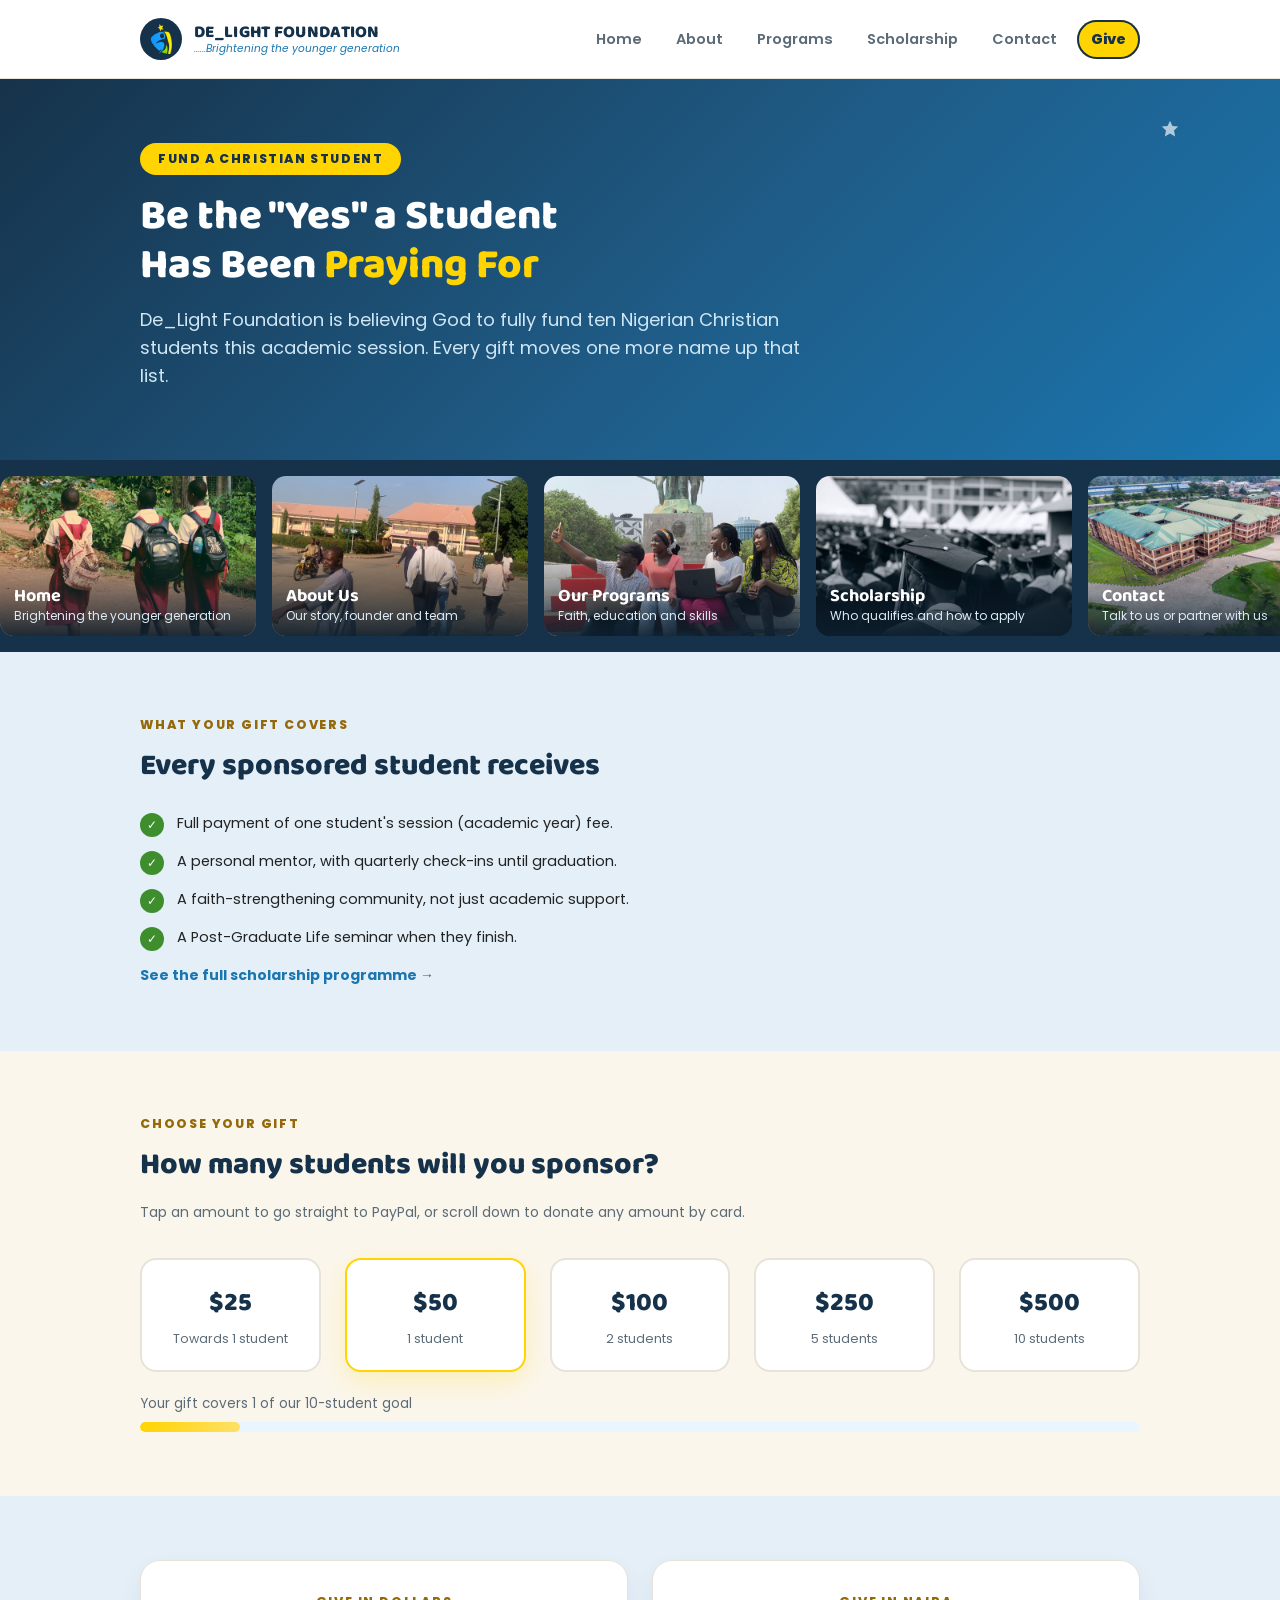
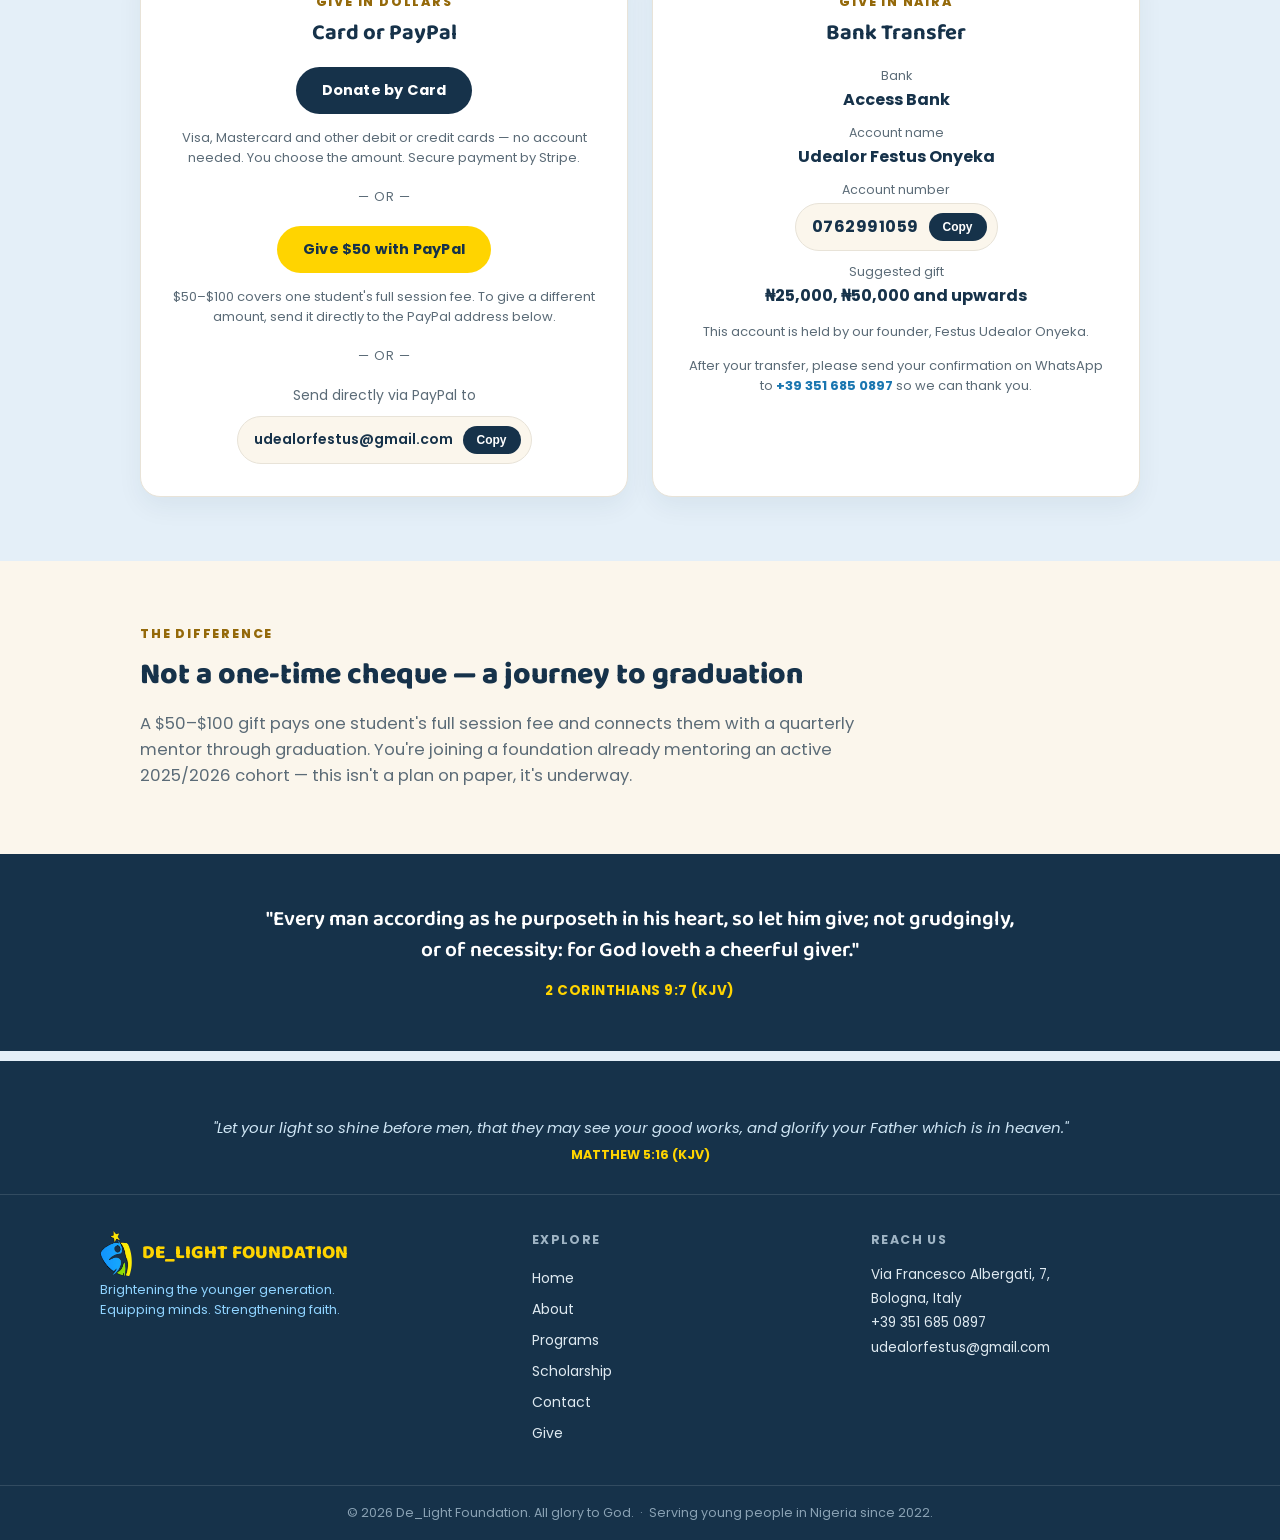
<file: give.html>
<!DOCTYPE html>
<html lang="en">
<head>
<meta charset="UTF-8">
<meta name="viewport" content="width=device-width, initial-scale=1">
<title>Give — De_Light Foundation</title>
<meta name="description" content="Sponsor a Christian undergraduate's full session fee and a mentor who stays with them to graduation. Give via PayPal to De_Light Foundation.">
<link rel="icon" href="assets/img/favicon-32.png" sizes="32x32">
<link rel="icon" href="assets/img/favicon.png" sizes="64x64">
<link rel="apple-touch-icon" href="assets/img/apple-touch-icon.png">
<link rel="preconnect" href="https://fonts.googleapis.com">
<link rel="stylesheet" href="https://fonts.googleapis.com/css2?family=Baloo+2:wght@500;600;700;800&family=Poppins:wght@300;400;500;600;700;800&display=swap">
<link rel="stylesheet" href="assets/css/style.css">
</head>
<body data-page="give">

<nav class="navbar">
  <div class="wrap">
    <a class="brand" href="index.html">
      <span class="mark"><img src="assets/img/logo-icon.png" alt="De_Light Foundation logo"></span>
      <div class="word">
        <div class="name">DE_LIGHT FOUNDATION</div>
        <div class="tag">......Brightening the younger generation</div>
      </div>
    </a>
    <button class="navtoggle" aria-label="Toggle menu"><span></span><span></span><span></span></button>
    <div class="navlinks">
      <a data-nav="home" href="index.html">Home</a>
      <a data-nav="about" href="about.html">About</a>
      <a data-nav="programs" href="programs.html">Programs</a>
      <a data-nav="scholarship" href="scholarship.html">Scholarship</a>
      <a data-nav="contact" href="contact.html">Contact</a>
      <a data-nav="give" class="give" href="give.html">Give</a>
    </div>
  </div>
</nav>

<section class="hero">
  <svg class="star" style="top:40px;right:100px;width:20px;" viewBox="0 0 24 24" fill="#ffffff"><path d="M12 2l2.9 6.26L21.8 9l-5 4.87L18.2 21 12 17.27 5.8 21l1.4-7.13L2.2 9l6.9-.74z"/></svg>
  <div class="wrap">
    <span class="kicker">Fund a Christian Student</span>
    <h1>Be the "Yes" a Student Has Been <span class="accent">Praying For</span></h1>
    <p class="sub">De_Light Foundation is believing God to fully fund ten Nigerian Christian students this academic session. Every gift moves one more name up that list.</p>
  </div>
</section>

<section class="section">
  <div class="wrap">
    <div class="section-label">What Your Gift Covers</div>
    <h2 class="title" style="margin-bottom:6px;">Every sponsored student receives</h2>
    <ul class="check-list" style="margin-top:22px;max-width:620px;">
      <li><div class="dot">&#10003;</div><div class="t">Full payment of one student's session (academic year) fee.</div></li>
      <li><div class="dot">&#10003;</div><div class="t">A personal mentor, with quarterly check-ins until graduation.</div></li>
      <li><div class="dot">&#10003;</div><div class="t">A faith-strengthening community, not just academic support.</div></li>
      <li><div class="dot">&#10003;</div><div class="t">A Post-Graduate Life seminar when they finish.</div></li>
    </ul>
    <a class="inline-link" href="scholarship.html">See the full scholarship programme →</a>
  </div>
</section>

<section class="section cream">
  <div class="wrap">
    <div class="section-label">Choose Your Gift</div>
    <h2 class="title">How many students will you sponsor?</h2>
    <p class="lead" style="font-size:14px;">Tap an amount to go straight to PayPal, or scroll down to donate any amount by card.</p>
    <div class="grid3" style="grid-template-columns:repeat(5,1fr);">
      <a class="tier-card" data-paypal-amount="25" data-students="0.5" target="_blank" rel="noopener"><div class="amt">$25</div><div class="who">Towards 1 student</div></a>
      <a class="tier-card selected" data-paypal-amount="50" data-students="1" target="_blank" rel="noopener"><div class="amt">$50</div><div class="who">1 student</div></a>
      <a class="tier-card" data-paypal-amount="100" data-students="2" target="_blank" rel="noopener"><div class="amt">$100</div><div class="who">2 students</div></a>
      <a class="tier-card" data-paypal-amount="250" data-students="5" target="_blank" rel="noopener"><div class="amt">$250</div><div class="who">5 students</div></a>
      <a class="tier-card" data-paypal-amount="500" data-students="10" target="_blank" rel="noopener"><div class="amt">$500</div><div class="who">10 students</div></a>
    </div>
    <div class="progress-wrap">
      <div class="lbl2">Your gift covers 1 of our 10-student goal</div>
      <div class="progress-track"><div class="progress-fill" style="width:10%;"></div></div>
    </div>
  </div>
</section>

<section class="section">
  <div class="wrap">
    <div class="grid2 give-options">
    <div class="pay-panel">
      <div class="section-label">Give in Dollars</div>
      <h3 class="pay-title">Card or PayPal</h3>
      <a class="btn btn-navy" href="https://donate.stripe.com/5kQ00idnB9hd2G04ED3F600" target="_blank" rel="noopener">Donate by Card</a>
      <div class="pay-note">Visa, Mastercard and other debit or credit cards — no account needed. You choose the amount. Secure payment by Stripe.</div>
      <div class="or">— or —</div>
      <a class="btn btn-gold" id="give-paypal-btn" data-paypal-amount="50" target="_blank" rel="noopener">Give $50 with PayPal</a>
      <div class="pay-note">$50–$100 covers one student's full session fee. To give a different amount, send it directly to the PayPal address below.</div>
      <div class="or">— or —</div>
      <div style="color:var(--grey);font-size:14px;">Send directly via PayPal to</div>
      <div class="copy-chip"><span>udealorfestus@gmail.com</span><button>Copy</button></div>
    </div>
    <div class="pay-panel">
      <div class="section-label">Give in Naira</div>
      <h3 class="pay-title">Bank Transfer</h3>
      <div class="bank-row"><span class="k">Bank</span><span class="v">Access Bank</span></div>
      <div class="bank-row"><span class="k">Account name</span><span class="v">Udealor Festus Onyeka</span></div>
      <div class="bank-row"><span class="k">Account number</span><div class="copy-chip"><span>0762991059</span><button>Copy</button></div></div>
      <div class="bank-row"><span class="k">Suggested gift</span><span class="v">&#8358;25,000, &#8358;50,000 and upwards</span></div>
      <div class="pay-note">This account is held by our founder, Festus Udealor Onyeka.</div>
      <div class="pay-note">After your transfer, please send your confirmation on WhatsApp to <a class="inline-wa" href="https://wa.me/393516850897" target="_blank" rel="noopener">+39 351 685 0897</a> so we can thank you.</div>
    </div>
    </div>
  </div>
</section>

<section class="section cream">
  <div class="wrap">
    <div class="section-label">The Difference</div>
    <h2 class="title">Not a one-time cheque — a journey to graduation</h2>
    <p class="lead">A $50–$100 gift pays one student's full session fee and connects them with a quarterly mentor through graduation. You're joining a foundation already mentoring an active 2025/2026 cohort — this isn't a plan on paper, it's underway.</p>
  </div>
</section>

<section class="scripture">
  <q>"Every man according as he purposeth in his heart, so let him give; not grudgingly, or of necessity: for God loveth a cheerful giver."</q>
  <div class="ref">2 CORINTHIANS 9:7 (KJV)</div>
</section>

<footer>
  <div class="foot-verse">
    <q>"Let your light so shine before men, that they may see your good works, and glorify your Father which is in heaven."</q>
    <span class="ref">MATTHEW 5:16 (KJV)</span>
  </div>
  <div class="wrap foot-grid">
    <div class="brandcol">
      <div class="name"><img src="assets/img/logo-icon.png" alt="">DE_LIGHT FOUNDATION</div>
      <div class="tag">Brightening the younger generation.<br>Equipping minds. Strengthening faith.</div>
    </div>
    <div class="links">
      <h4>Explore</h4>
      <a href="index.html">Home</a>
      <a href="about.html">About</a>
      <a href="programs.html">Programs</a>
      <a href="scholarship.html">Scholarship</a>
      <a href="contact.html">Contact</a>
      <a href="give.html">Give</a>
    </div>
    <div class="contact">
      <h4>Reach Us</h4>
      <p>Via Francesco Albergati, 7,<br>Bologna, Italy</p>
      <p>+39 351 685 0897<br>udealorfestus@gmail.com</p>
    </div>
  </div>
  <div class="foot-bottom">© 2026 De_Light Foundation. All glory to God. &nbsp;·&nbsp; Serving young people in Nigeria since 2022.</div>
</footer>

<script src="assets/js/main.js"></script>
</body>
</html>
</file>
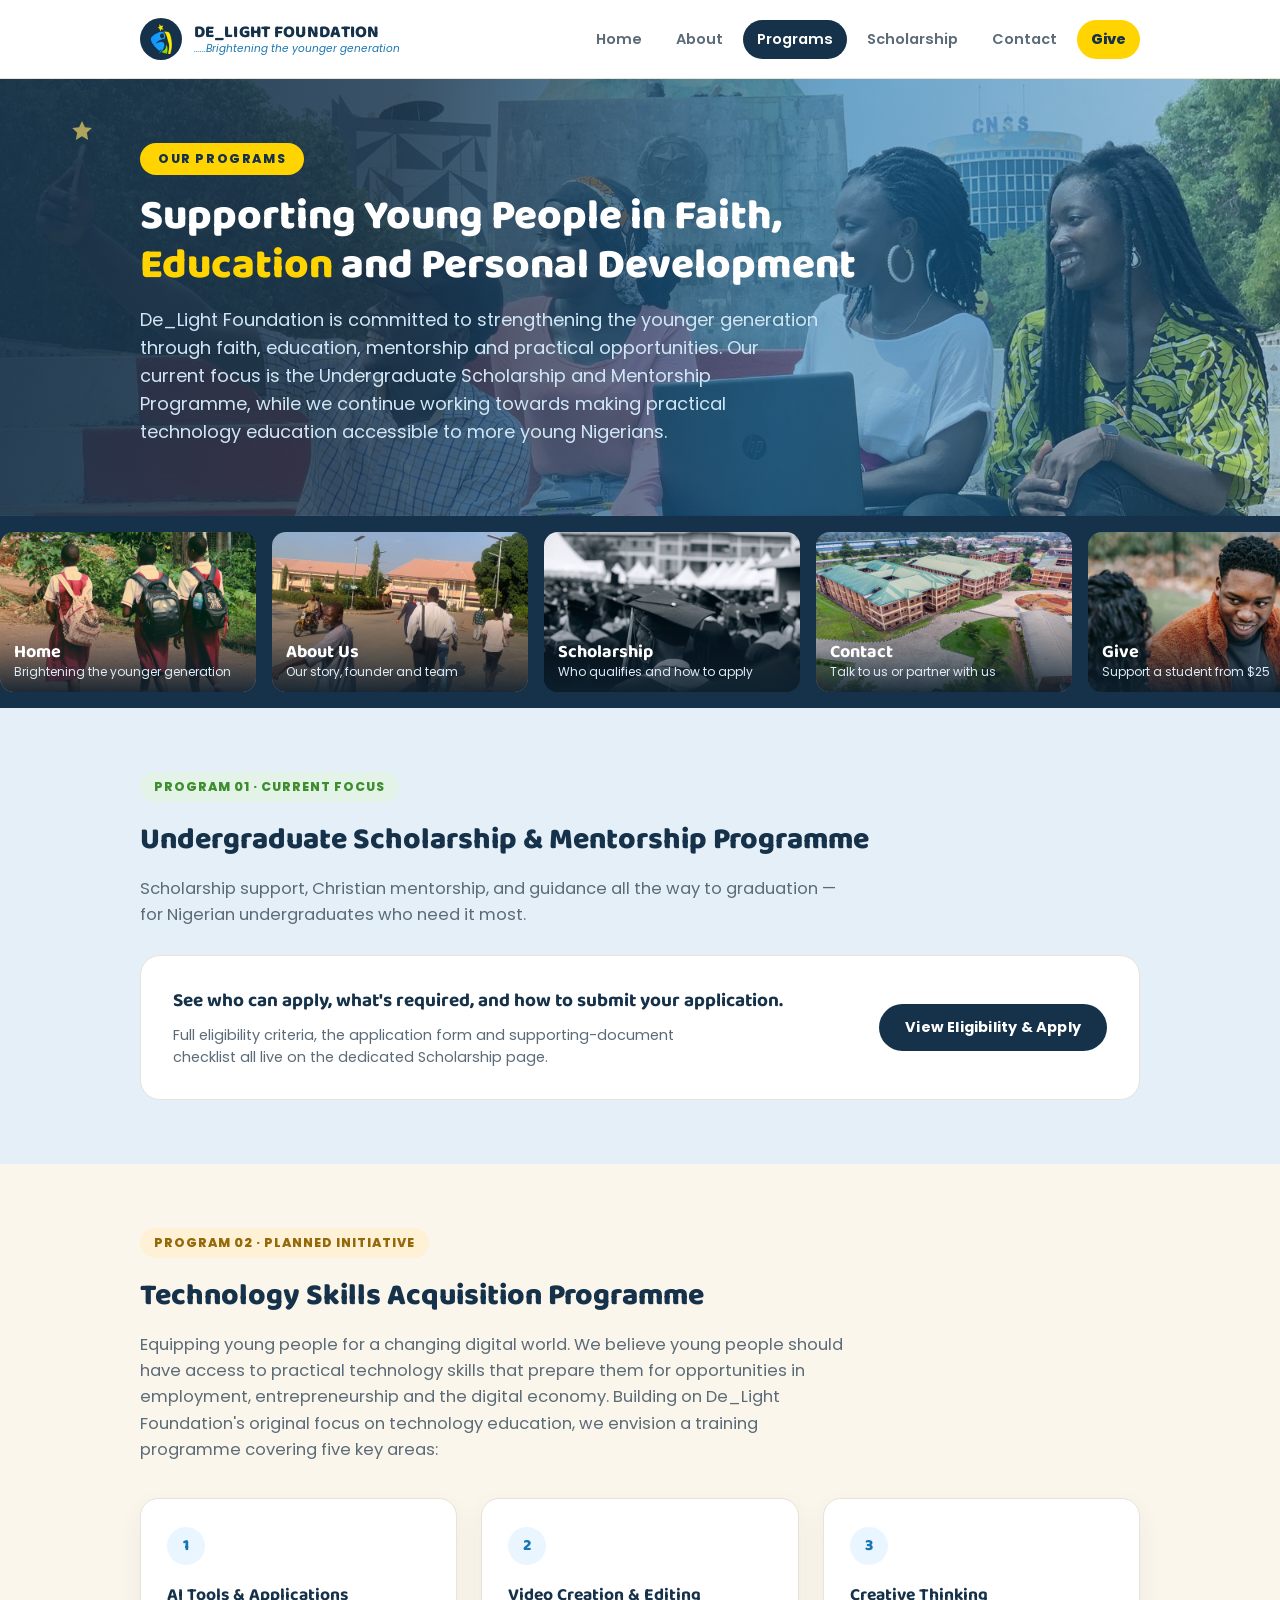
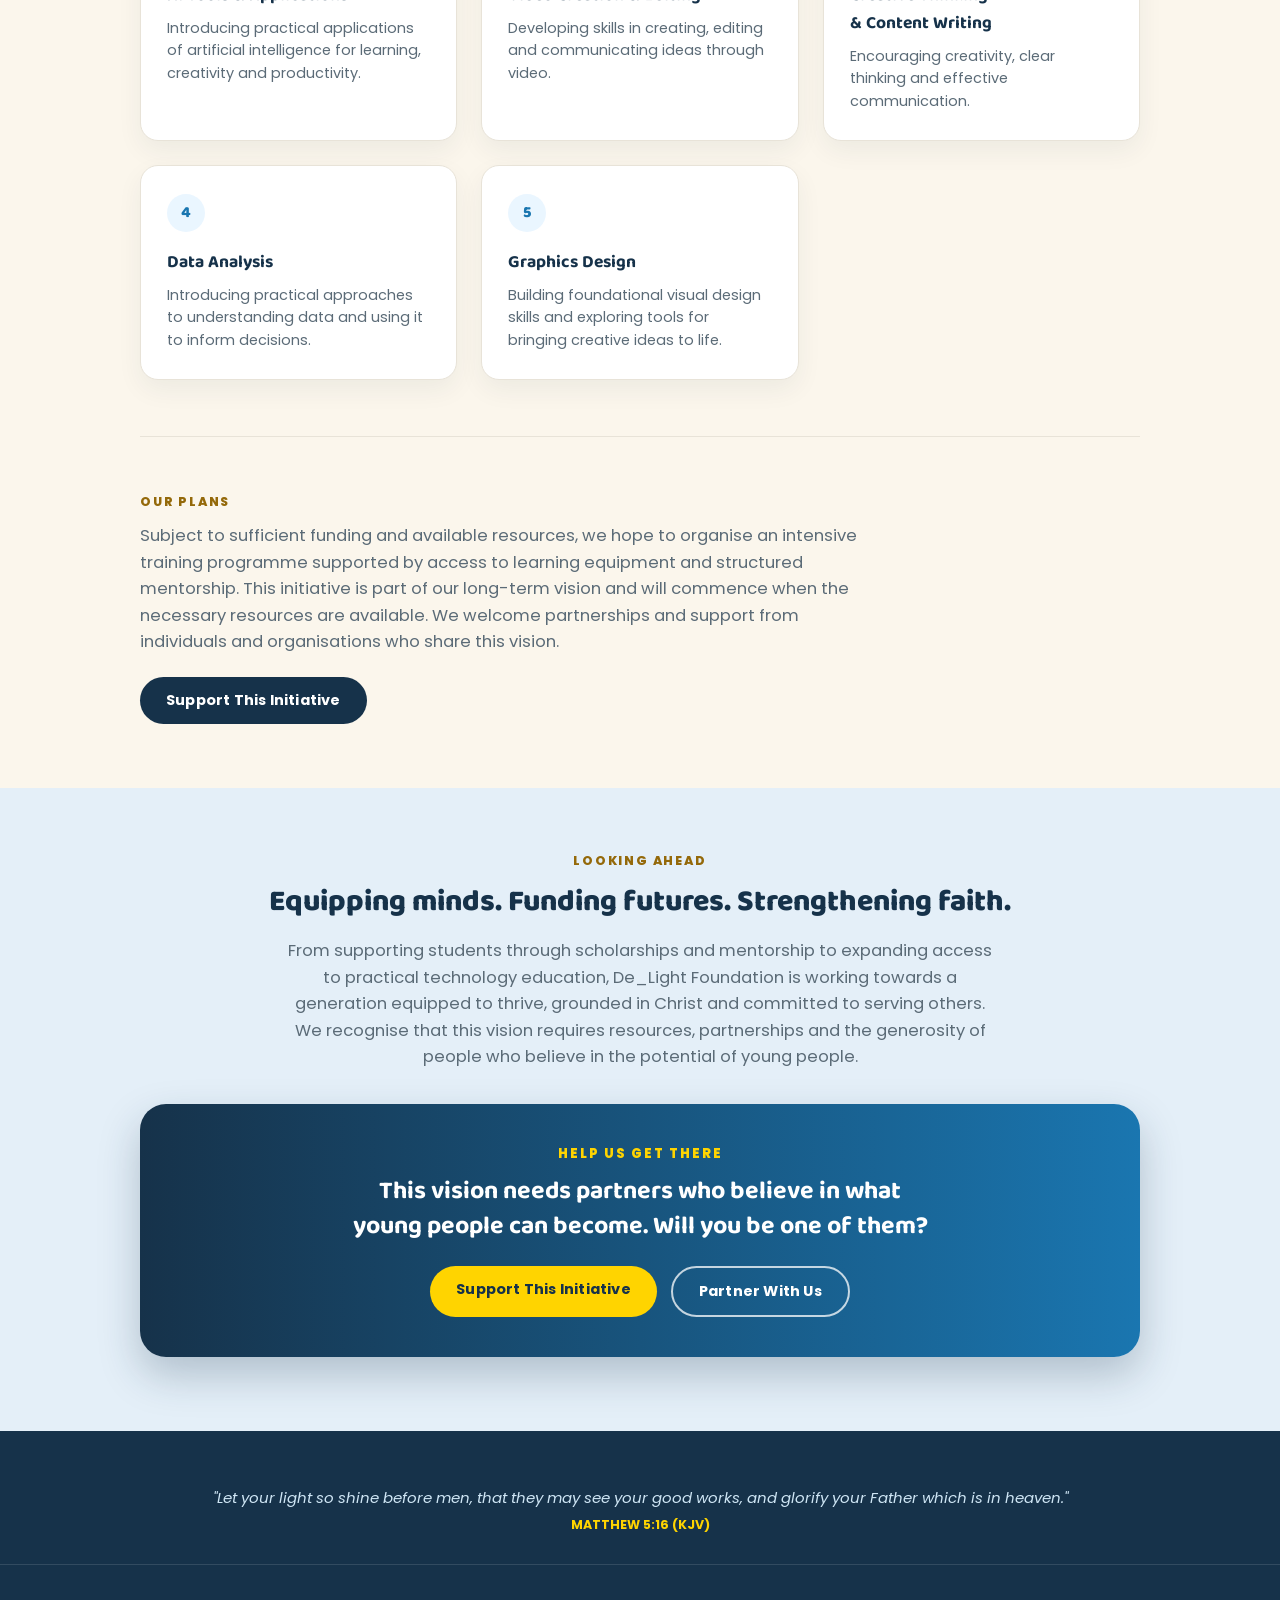
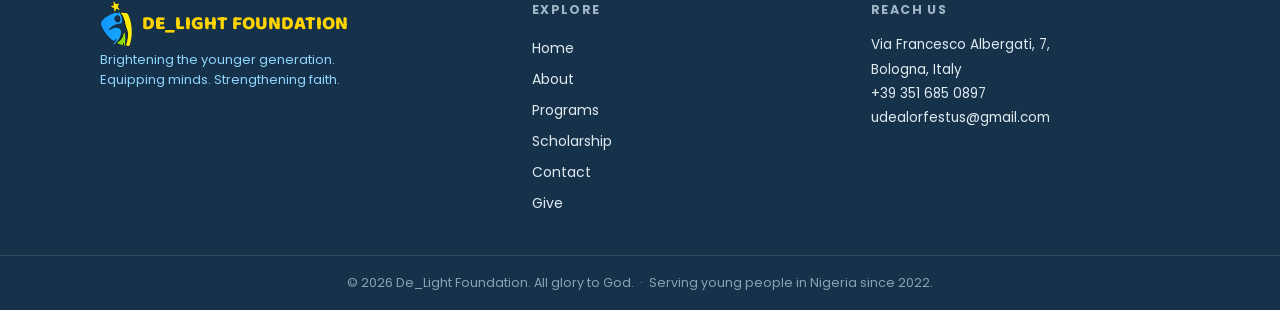
<file: programs.html>
<!DOCTYPE html>
<html lang="en">
<head>
<meta charset="UTF-8">
<meta name="viewport" content="width=device-width, initial-scale=1">
<title>Our Programs — De_Light Foundation</title>
<meta name="description" content="De_Light Foundation's Undergraduate Scholarship & Mentorship Programme, and our planned Technology Skills Acquisition Programme.">
<link rel="icon" href="assets/img/favicon-32.png" sizes="32x32">
<link rel="icon" href="assets/img/favicon.png" sizes="64x64">
<link rel="apple-touch-icon" href="assets/img/apple-touch-icon.png">
<link rel="preconnect" href="https://fonts.googleapis.com">
<link rel="stylesheet" href="https://fonts.googleapis.com/css2?family=Baloo+2:wght@500;600;700;800&family=Poppins:wght@300;400;500;600;700;800&display=swap">
<link rel="stylesheet" href="assets/css/style.css">
</head>
<body data-page="programs">

<nav class="navbar">
  <div class="wrap">
    <a class="brand" href="index.html">
      <span class="mark"><img src="assets/img/logo-icon.png" alt="De_Light Foundation logo"></span>
      <div class="word">
        <div class="name">DE_LIGHT FOUNDATION</div>
        <div class="tag">......Brightening the younger generation</div>
      </div>
    </a>
    <button class="navtoggle" aria-label="Toggle menu"><span></span><span></span><span></span></button>
    <div class="navlinks">
      <a data-nav="home" href="index.html">Home</a>
      <a data-nav="about" href="about.html">About</a>
      <a data-nav="programs" href="programs.html">Programs</a>
      <a data-nav="scholarship" href="scholarship.html">Scholarship</a>
      <a data-nav="contact" href="contact.html">Contact</a>
      <a data-nav="give" class="give" href="give.html">Give</a>
    </div>
  </div>
</nav>

<section class="hero has-photo" style="background-image:linear-gradient(100deg, rgba(22,50,74,.94) 0%, rgba(22,50,74,.82) 30%, rgba(26,118,176,.58) 62%, rgba(26,118,176,.32) 100%), url('assets/img/bg_programs.jpg')">
  <svg class="star" style="top:40px;left:70px;width:24px;" viewBox="0 0 24 24" fill="#ffe066"><path d="M12 2l2.9 6.26L21.8 9l-5 4.87L18.2 21 12 17.27 5.8 21l1.4-7.13L2.2 9l6.9-.74z"/></svg>
  <div class="wrap">
    <span class="kicker">Our Programs</span>
    <h1>Supporting Young People in Faith, <span class="accent">Education</span> and Personal Development</h1>
    <p class="sub">De_Light Foundation is committed to strengthening the younger generation through faith, education, mentorship and practical opportunities. Our current focus is the Undergraduate Scholarship and Mentorship Programme, while we continue working towards making practical technology education accessible to more young Nigerians.</p>
  </div>
</section>

<section class="section">
  <div class="wrap">
    <div class="prog-head">
      <div>
        <span class="prog-tag current">Program 01 · Current Focus</span>
        <h2 class="title" style="margin-top:14px;">Undergraduate Scholarship &amp; Mentorship Programme</h2>
      </div>
    </div>
    <p class="lead">Scholarship support, Christian mentorship, and guidance all the way to graduation — for Nigerian undergraduates who need it most.</p>
    <div class="teaser">
      <div class="t">
        <h3>See who can apply, what's required, and how to submit your application.</h3>
        <p>Full eligibility criteria, the application form and supporting-document checklist all live on the dedicated Scholarship page.</p>
      </div>
      <a class="btn btn-navy" href="scholarship.html">View Eligibility &amp; Apply</a>
    </div>
  </div>
</section>

<section class="section cream">
  <div class="wrap">
    <div class="prog-head">
      <div>
        <span class="prog-tag planned">Program 02 · Planned Initiative</span>
        <h2 class="title" style="margin-top:14px;">Technology Skills Acquisition Programme</h2>
      </div>
    </div>
    <p class="lead">Equipping young people for a changing digital world. We believe young people should have access to practical technology skills that prepare them for opportunities in employment, entrepreneurship and the digital economy. Building on De_Light Foundation's original focus on technology education, we envision a training programme covering five key areas:</p>

    <div class="grid3">
      <div class="card"><div class="num">1</div><h3>AI Tools &amp; Applications</h3><p>Introducing practical applications of artificial intelligence for learning, creativity and productivity.</p></div>
      <div class="card"><div class="num">2</div><h3>Video Creation &amp; Editing</h3><p>Developing skills in creating, editing and communicating ideas through video.</p></div>
      <div class="card"><div class="num">3</div><h3>Creative Thinking &amp; Content Writing</h3><p>Encouraging creativity, clear thinking and effective communication.</p></div>
      <div class="card"><div class="num">4</div><h3>Data Analysis</h3><p>Introducing practical approaches to understanding data and using it to inform decisions.</p></div>
      <div class="card"><div class="num">5</div><h3>Graphics Design</h3><p>Building foundational visual design skills and exploring tools for bringing creative ideas to life.</p></div>
    </div>

    <div class="divider"></div>

    <div class="section-label">Our Plans</div>
    <p class="lead">Subject to sufficient funding and available resources, we hope to organise an intensive training programme supported by access to learning equipment and structured mentorship. This initiative is part of our long-term vision and will commence when the necessary resources are available. We welcome partnerships and support from individuals and organisations who share this vision.</p>
    <a class="btn btn-navy" style="margin-top:22px;" href="contact.html">Support This Initiative</a>
  </div>
</section>

<section class="section">
  <div class="wrap">
    <div class="section-label" style="text-align:center;display:block;">Looking Ahead</div>
    <h2 class="title" style="text-align:center;">Equipping minds. Funding futures. Strengthening faith.</h2>
    <p class="lead" style="text-align:center;margin:12px auto 0;">From supporting students through scholarships and mentorship to expanding access to practical technology education, De_Light Foundation is working towards a generation equipped to thrive, grounded in Christ and committed to serving others. We recognise that this vision requires resources, partnerships and the generosity of people who believe in the potential of young people.</p>

    <div class="cta-bar" style="margin-top:34px;">
      <div class="lbl">Help Us Get There</div>
      <h3>This vision needs partners who believe in what young people can become. Will you be one of them?</h3>
      <div class="row">
        <a class="btn btn-gold" href="give.html">Support This Initiative</a>
        <a class="btn btn-outline" href="contact.html">Partner With Us</a>
      </div>
    </div>
  </div>
</section>

<footer>
  <div class="foot-verse">
    <q>"Let your light so shine before men, that they may see your good works, and glorify your Father which is in heaven."</q>
    <span class="ref">MATTHEW 5:16 (KJV)</span>
  </div>
  <div class="wrap foot-grid">
    <div class="brandcol">
      <div class="name"><img src="assets/img/logo-icon.png" alt="">DE_LIGHT FOUNDATION</div>
      <div class="tag">Brightening the younger generation.<br>Equipping minds. Strengthening faith.</div>
    </div>
    <div class="links">
      <h4>Explore</h4>
      <a href="index.html">Home</a>
      <a href="about.html">About</a>
      <a href="programs.html">Programs</a>
      <a href="scholarship.html">Scholarship</a>
      <a href="contact.html">Contact</a>
      <a href="give.html">Give</a>
    </div>
    <div class="contact">
      <h4>Reach Us</h4>
      <p>Via Francesco Albergati, 7,<br>Bologna, Italy</p>
      <p>+39 351 685 0897<br>udealorfestus@gmail.com</p>
    </div>
  </div>
  <div class="foot-bottom">© 2026 De_Light Foundation. All glory to God. &nbsp;·&nbsp; Serving young people in Nigeria since 2022.</div>
</footer>

<script src="assets/js/main.js"></script>
</body>
</html>
</file>
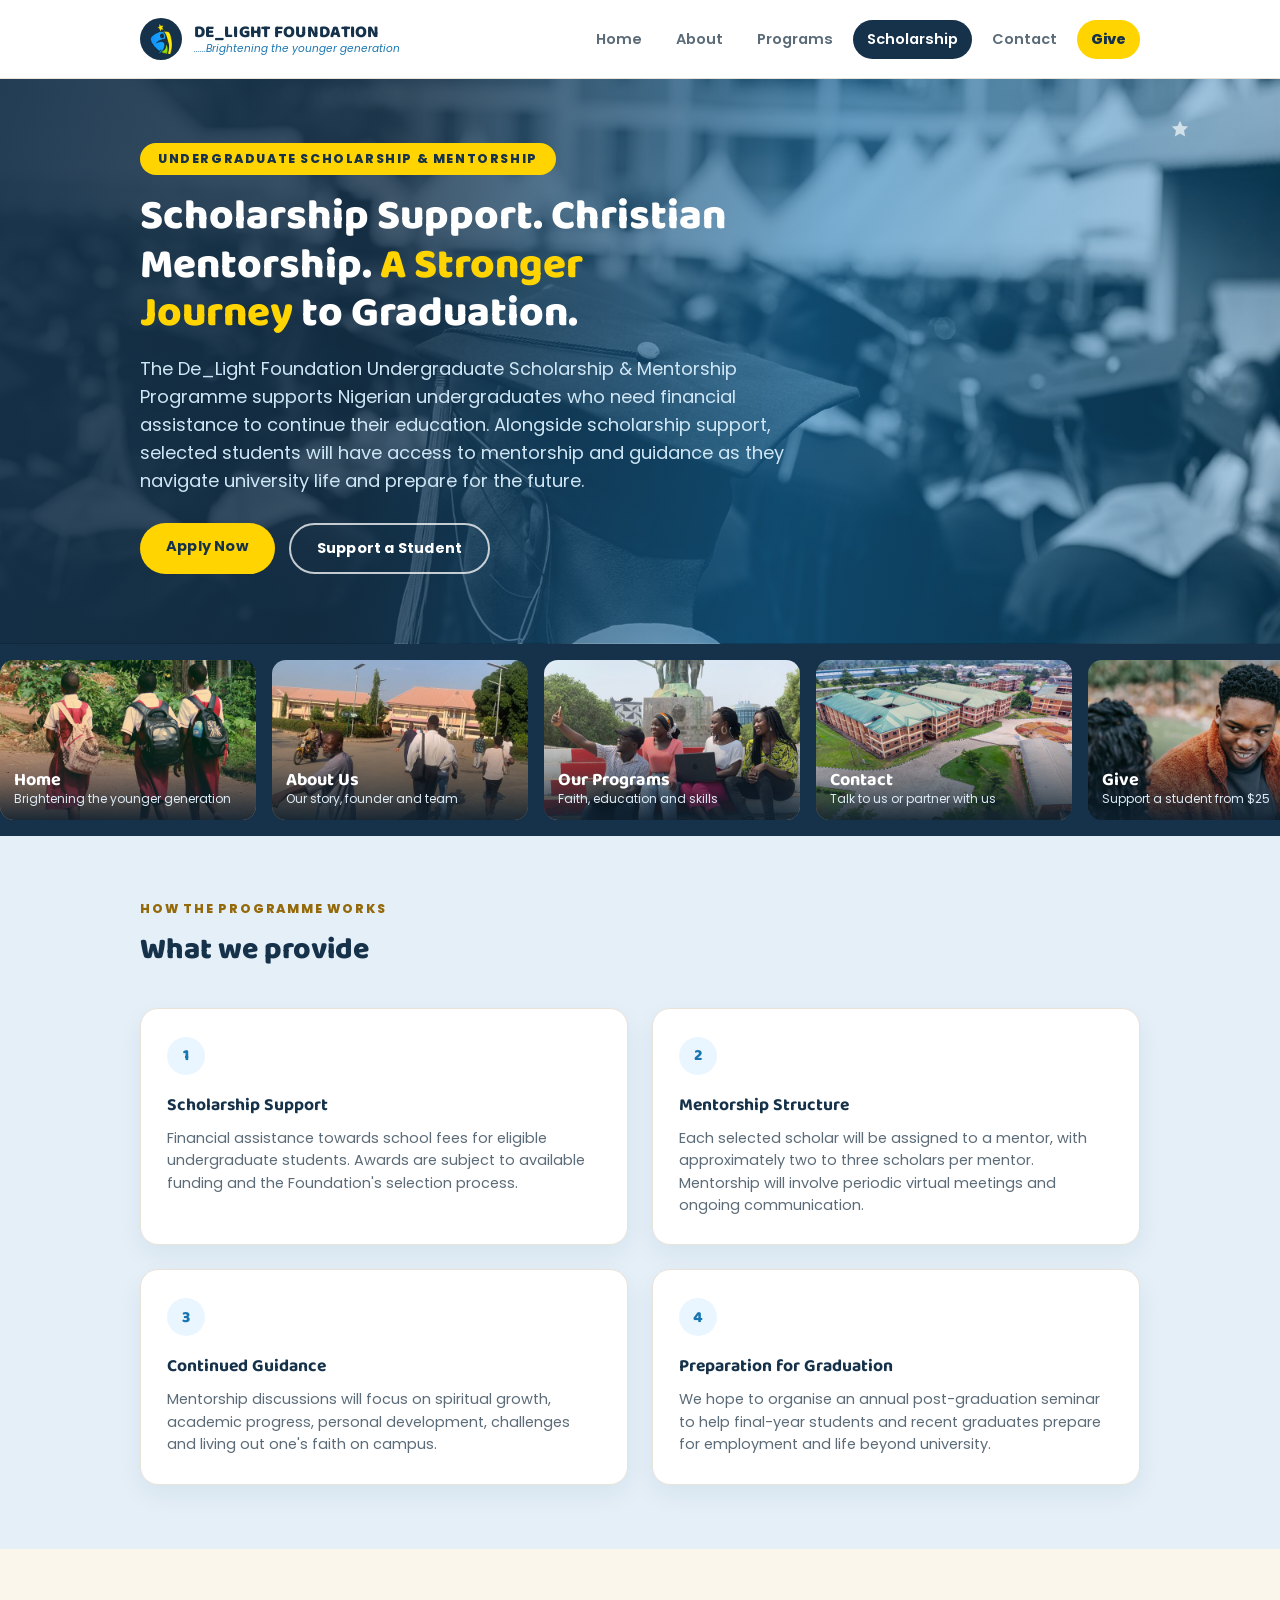
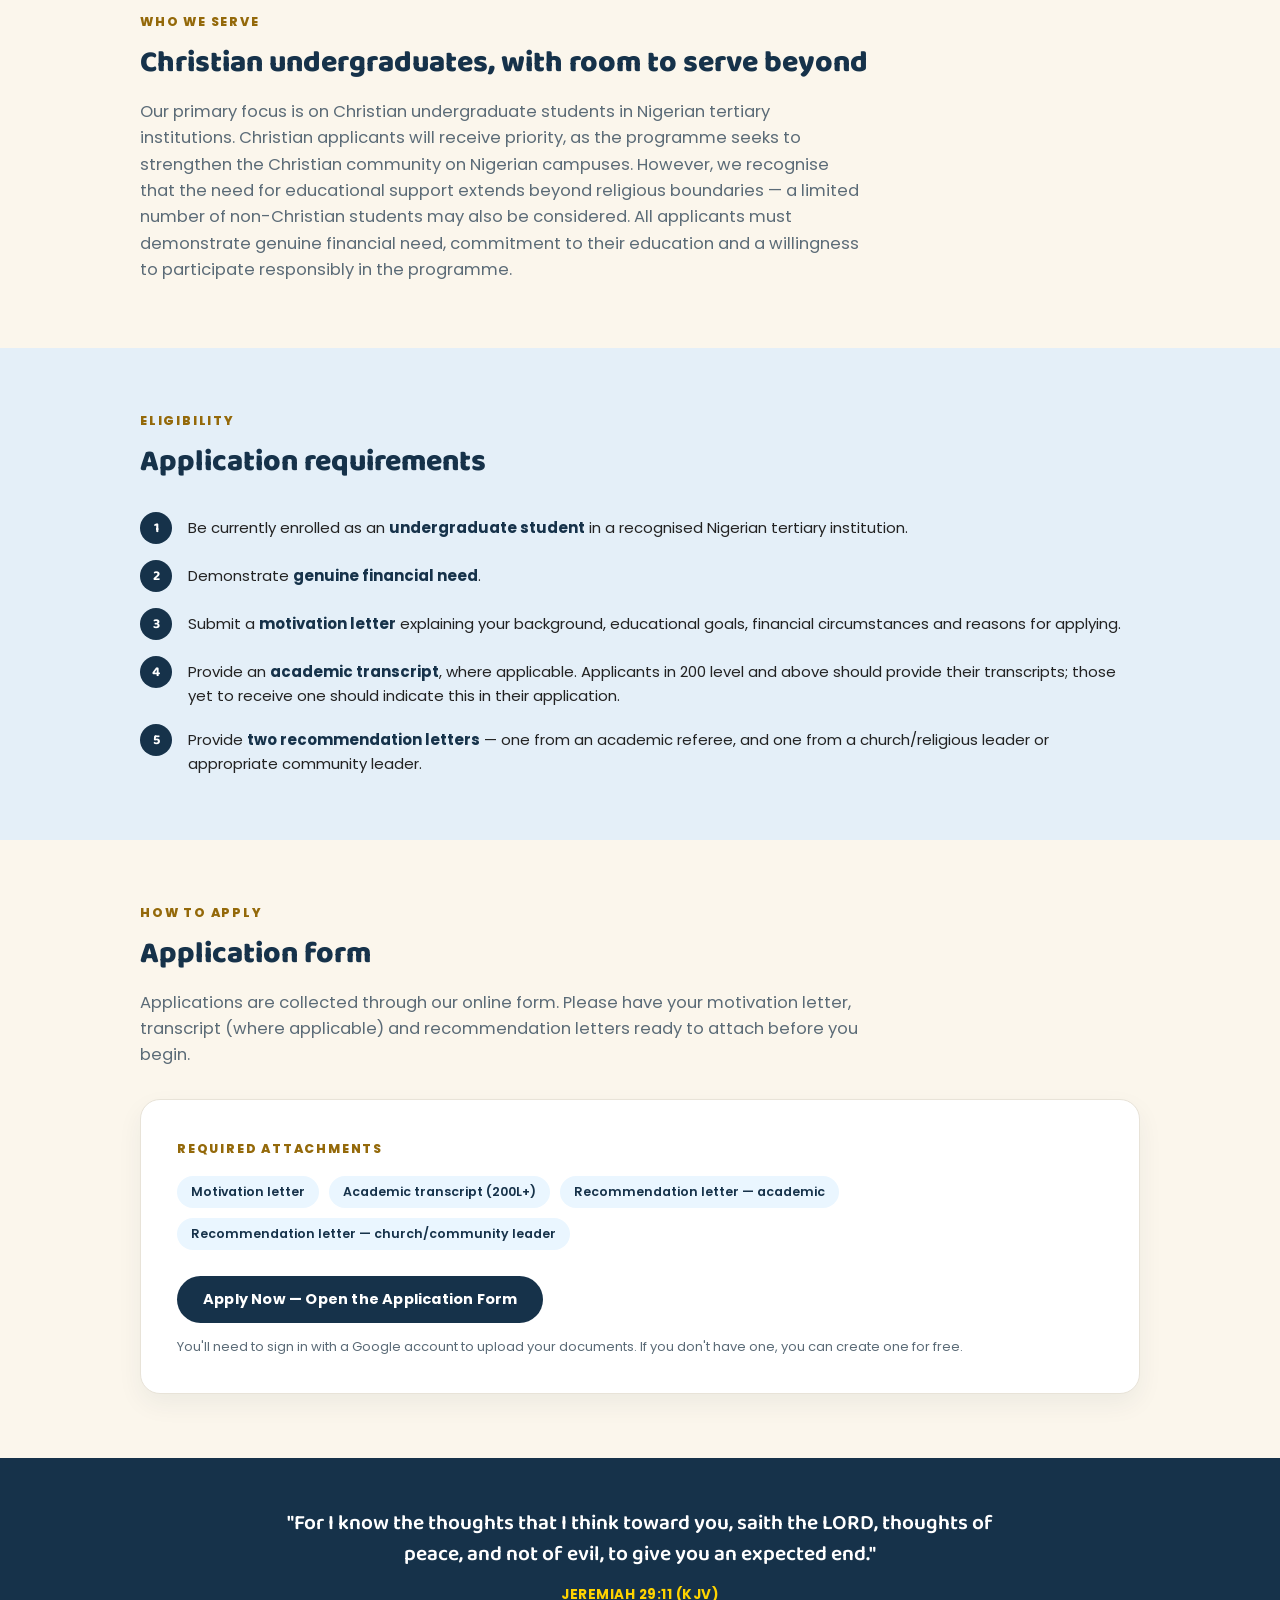
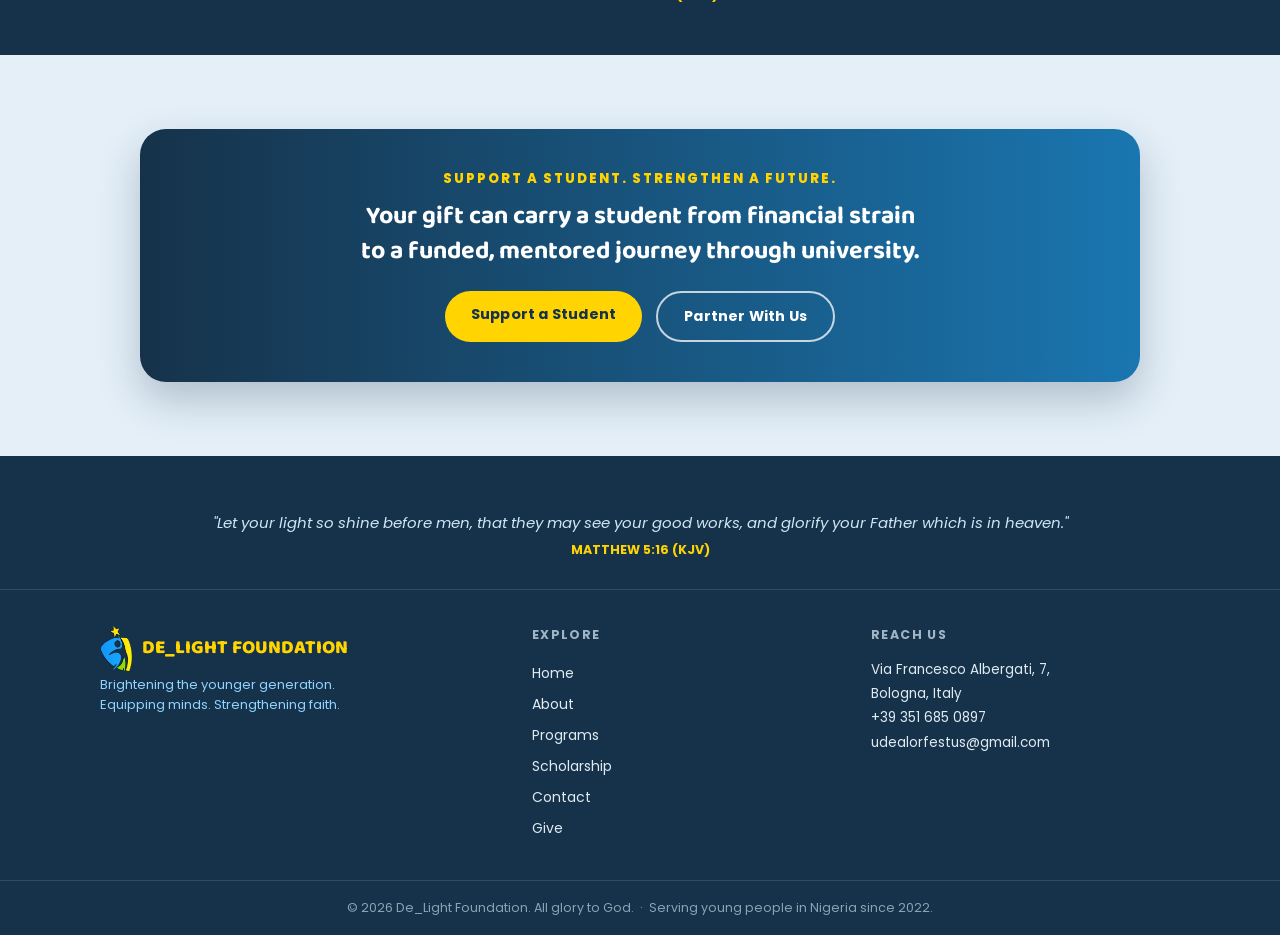
<file: scholarship.html>
<!DOCTYPE html>
<html lang="en">
<head>
<meta charset="UTF-8">
<meta name="viewport" content="width=device-width, initial-scale=1">
<title>Scholarship &amp; Mentorship — De_Light Foundation</title>
<meta name="description" content="Eligibility, application requirements and how to apply for De_Light Foundation's Undergraduate Scholarship & Mentorship Programme.">
<link rel="icon" href="assets/img/favicon-32.png" sizes="32x32">
<link rel="icon" href="assets/img/favicon.png" sizes="64x64">
<link rel="apple-touch-icon" href="assets/img/apple-touch-icon.png">
<link rel="preconnect" href="https://fonts.googleapis.com">
<link rel="stylesheet" href="https://fonts.googleapis.com/css2?family=Baloo+2:wght@500;600;700;800&family=Poppins:wght@300;400;500;600;700;800&display=swap">
<link rel="stylesheet" href="assets/css/style.css">
</head>
<body data-page="scholarship">

<nav class="navbar">
  <div class="wrap">
    <a class="brand" href="index.html">
      <span class="mark"><img src="assets/img/logo-icon.png" alt="De_Light Foundation logo"></span>
      <div class="word">
        <div class="name">DE_LIGHT FOUNDATION</div>
        <div class="tag">......Brightening the younger generation</div>
      </div>
    </a>
    <button class="navtoggle" aria-label="Toggle menu"><span></span><span></span><span></span></button>
    <div class="navlinks">
      <a data-nav="home" href="index.html">Home</a>
      <a data-nav="about" href="about.html">About</a>
      <a data-nav="programs" href="programs.html">Programs</a>
      <a data-nav="scholarship" href="scholarship.html">Scholarship</a>
      <a data-nav="contact" href="contact.html">Contact</a>
      <a data-nav="give" class="give" href="give.html">Give</a>
    </div>
  </div>
</nav>

<section class="hero has-photo" style="background-image:linear-gradient(100deg, rgba(22,50,74,.94) 0%, rgba(22,50,74,.82) 30%, rgba(26,118,176,.58) 62%, rgba(26,118,176,.32) 100%), url('assets/img/bg_scholarship.jpg')">
  <svg class="star" style="top:40px;right:90px;width:20px;" viewBox="0 0 24 24" fill="#ffffff"><path d="M12 2l2.9 6.26L21.8 9l-5 4.87L18.2 21 12 17.27 5.8 21l1.4-7.13L2.2 9l6.9-.74z"/></svg>
  <div class="wrap">
    <span class="kicker">Undergraduate Scholarship &amp; Mentorship</span>
    <h1>Scholarship Support. Christian Mentorship. <span class="accent">A Stronger Journey</span> to Graduation.</h1>
    <p class="sub">The De_Light Foundation Undergraduate Scholarship &amp; Mentorship Programme supports Nigerian undergraduates who need financial assistance to continue their education. Alongside scholarship support, selected students will have access to mentorship and guidance as they navigate university life and prepare for the future.</p>
    <div class="cta-row">
      <a class="btn btn-gold" data-apply-link href="#">Apply Now</a>
      <a class="btn btn-outline" href="give.html">Support a Student</a>
    </div>
  </div>
</section>

<section class="section">
  <div class="wrap">
    <div class="section-label">How the Programme Works</div>
    <h2 class="title">What we provide</h2>
    <div class="grid2">
      <div class="card"><div class="num">1</div><h3>Scholarship Support</h3><p>Financial assistance towards school fees for eligible undergraduate students. Awards are subject to available funding and the Foundation's selection process.</p></div>
      <div class="card"><div class="num">2</div><h3>Mentorship Structure</h3><p>Each selected scholar will be assigned to a mentor, with approximately two to three scholars per mentor. Mentorship will involve periodic virtual meetings and ongoing communication.</p></div>
      <div class="card"><div class="num">3</div><h3>Continued Guidance</h3><p>Mentorship discussions will focus on spiritual growth, academic progress, personal development, challenges and living out one's faith on campus.</p></div>
      <div class="card"><div class="num">4</div><h3>Preparation for Graduation</h3><p>We hope to organise an annual post-graduation seminar to help final-year students and recent graduates prepare for employment and life beyond university.</p></div>
    </div>
  </div>
</section>

<section class="section cream">
  <div class="wrap">
    <div class="section-label">Who We Serve</div>
    <h2 class="title">Christian undergraduates, with room to serve beyond</h2>
    <p class="lead">Our primary focus is on Christian undergraduate students in Nigerian tertiary institutions. Christian applicants will receive priority, as the programme seeks to strengthen the Christian community on Nigerian campuses. However, we recognise that the need for educational support extends beyond religious boundaries — a limited number of non-Christian students may also be considered. All applicants must demonstrate genuine financial need, commitment to their education and a willingness to participate responsibly in the programme.</p>
  </div>
</section>

<section class="section">
  <div class="wrap">
    <div class="section-label">Eligibility</div>
    <h2 class="title">Application requirements</h2>
    <ul class="ol-list">
      <li><div class="t">Be currently enrolled as an <b>undergraduate student</b> in a recognised Nigerian tertiary institution.</div></li>
      <li><div class="t">Demonstrate <b>genuine financial need</b>.</div></li>
      <li><div class="t">Submit a <b>motivation letter</b> explaining your background, educational goals, financial circumstances and reasons for applying.</div></li>
      <li><div class="t">Provide an <b>academic transcript</b>, where applicable. Applicants in 200 level and above should provide their transcripts; those yet to receive one should indicate this in their application.</div></li>
      <li><div class="t">Provide <b>two recommendation letters</b> — one from an academic referee, and one from a church/religious leader or appropriate community leader.</div></li>
    </ul>
  </div>
</section>

<!--
  ===== HOW TO APPLY =====
  The Apply Now buttons on this page (and the hero above) all read
  the Google Form link from GOOGLE_FORM_URL at the top of
  assets/js/main.js — paste the link there once, and every button
  on the whole site updates automatically.
-->
<section class="section cream">
  <div class="wrap">
    <div class="section-label">How to Apply</div>
    <h2 class="title">Application form</h2>
    <p class="lead">Applications are collected through our online form. Please have your motivation letter, transcript (where applicable) and recommendation letters ready to attach before you begin.</p>
    <div class="apply-panel">
      <div class="section-label req-label">Required Attachments</div>
      <div class="attach-list">
        <span>Motivation letter</span>
        <span>Academic transcript (200L+)</span>
        <span>Recommendation letter — academic</span>
        <span>Recommendation letter — church/community leader</span>
      </div>
      <a class="btn btn-navy" style="margin-top:26px;" data-apply-link href="#">Apply Now — Open the Application Form</a>
      <div class="pay-note">You'll need to sign in with a Google account to upload your documents. If you don't have one, you can create one for free.</div>
    </div>
  </div>
</section>

<section class="scripture">
  <q>"For I know the thoughts that I think toward you, saith the LORD, thoughts of peace, and not of evil, to give you an expected end."</q>
  <div class="ref">JEREMIAH 29:11 (KJV)</div>
</section>

<section class="section">
  <div class="wrap">
    <div class="cta-bar">
      <div class="lbl">Support a Student. Strengthen a Future.</div>
      <h3>Your gift can carry a student from financial strain to a funded, mentored journey through university.</h3>
      <div class="row">
        <a class="btn btn-gold" href="give.html">Support a Student</a>
        <a class="btn btn-outline" href="contact.html">Partner With Us</a>
      </div>
    </div>
  </div>
</section>

<footer>
  <div class="foot-verse">
    <q>"Let your light so shine before men, that they may see your good works, and glorify your Father which is in heaven."</q>
    <span class="ref">MATTHEW 5:16 (KJV)</span>
  </div>
  <div class="wrap foot-grid">
    <div class="brandcol">
      <div class="name"><img src="assets/img/logo-icon.png" alt="">DE_LIGHT FOUNDATION</div>
      <div class="tag">Brightening the younger generation.<br>Equipping minds. Strengthening faith.</div>
    </div>
    <div class="links">
      <h4>Explore</h4>
      <a href="index.html">Home</a>
      <a href="about.html">About</a>
      <a href="programs.html">Programs</a>
      <a href="scholarship.html">Scholarship</a>
      <a href="contact.html">Contact</a>
      <a href="give.html">Give</a>
    </div>
    <div class="contact">
      <h4>Reach Us</h4>
      <p>Via Francesco Albergati, 7,<br>Bologna, Italy</p>
      <p>+39 351 685 0897<br>udealorfestus@gmail.com</p>
    </div>
  </div>
  <div class="foot-bottom">© 2026 De_Light Foundation. All glory to God. &nbsp;·&nbsp; Serving young people in Nigeria since 2022.</div>
</footer>

<script src="assets/js/main.js"></script>
</body>
</html>
</file>
<file: assets/css/style.css>
/* =========================================================
   De_Light Foundation — shared stylesheet
   Brand: Baloo 2 (headings) + Poppins (body)
   ========================================================= */
:root{
  --navy:#16324A; --navy-light:#1f5c87; --blue:#1A76B0; --blue-soft:#eaf6ff;
  --gold:#FFD400; --amber:#94690A; --green:#3E8E2E; --red:#C0442E;
  --cream:#FBF6EC; --dark:#222222; --grey:#5B6B77; --border:#E8E3D8;
  --bg:#E4EFF8; --fg:var(--dark);
  color-scheme:light;
}
*{margin:0;padding:0;box-sizing:border-box;}
html{scroll-behavior:smooth;}
body{font-family:'Poppins',sans-serif;color:var(--fg);background:var(--bg);-webkit-font-smoothing:antialiased;}
h1,h2,h3{font-family:'Baloo 2',sans-serif;text-wrap:balance;}
a{text-decoration:none;color:inherit;}
q{quotes:none;}
img,svg{display:block;max-width:100%;}
.wrap{max-width:1080px;margin:0 auto;padding-inline:16px;}
@media(min-width:640px){ .wrap{padding-inline:40px;} }

/* ---------- NAVBAR ---------- */
.navbar{position:sticky;top:0;z-index:50;background:#fff;border-bottom:1px solid var(--border);}
.navbar .wrap{display:flex;align-items:center;justify-content:space-between;height:78px;}
.brand{display:flex;align-items:center;gap:12px;}
.brand .mark{width:42px;height:42px;flex:0 0 42px;border-radius:50%;background:var(--navy);display:flex;align-items:center;justify-content:center;overflow:hidden;}
.brand .mark img{width:72%;height:72%;object-fit:contain;display:block;}
.brand .word{line-height:1.15;}
.brand .word .name{font-family:'Baloo 2';font-weight:800;font-size:17px;color:var(--navy);letter-spacing:.3px;}
.brand .word .tag{font-size:10.5px;font-style:italic;color:var(--blue);}
.navlinks{display:flex;align-items:center;gap:6px;}
.navlinks a{font-size:14.5px;font-weight:600;color:var(--grey);padding:9px 14px;border-radius:20px;transition:.15s;}
.navlinks a:hover{background:var(--blue-soft);color:var(--navy);}
.navlinks a.active{background:var(--navy);color:#fff;}
.navlinks .give{background:var(--gold);color:var(--navy)!important;font-weight:800;}
.navlinks .give:hover{background:#ffde33;color:var(--navy)!important;}
.navlinks .give.active{background:var(--gold);color:var(--navy)!important;box-shadow:0 0 0 2px var(--navy) inset;}
.navtoggle{display:none;background:none;border:none;cursor:pointer;padding:8px;}
.navtoggle span{display:block;width:24px;height:2.5px;background:var(--navy);margin:5px 0;border-radius:2px;}

/* ---------- HERO ---------- */
.hero{background:linear-gradient(135deg,var(--navy) 0%, var(--navy-light) 55%, var(--blue) 100%);position:relative;overflow:hidden;padding:64px 0 70px;}
.hero.has-photo{
  background-size:cover;
  background-position:center;
  background-repeat:no-repeat;
}
.hero .star{position:absolute;opacity:.65;}
.kicker{display:inline-block;background:var(--gold);color:var(--navy);font-weight:800;font-size:12.5px;letter-spacing:1.6px;text-transform:uppercase;padding:7px 18px;border-radius:30px;}
.hero h1{color:#fff;font-weight:800;font-size:42px;line-height:1.16;margin-top:18px;max-width:780px;}
.hero h1 .accent{color:var(--gold);}
.hero p.sub{color:#cfe6f5;font-size:18px;font-weight:400;margin-top:16px;max-width:680px;line-height:1.55;}
.hero .cta-row{margin-top:28px;display:flex;gap:14px;flex-wrap:wrap;}
.btn{display:inline-block;padding:13px 26px;border-radius:30px;font-weight:700;font-size:14.5px;letter-spacing:.2px;transition:.15s;border:none;cursor:pointer;font-family:'Poppins',sans-serif;}
.btn-gold{background:var(--gold);color:var(--navy);}
.btn-gold:hover{background:#ffde33;}
.btn-outline{border:2px solid rgba(255,255,255,.75);color:#fff;background:none;}
.btn-outline:hover{background:rgba(255,255,255,.12);}
.btn-navy{background:var(--navy);color:#fff;}
.btn-navy:hover{background:#1c3e5c;}

/* ---------- ROLLING PICTURE STRIP (list lives in main.js) ---------- */
.rolling{background:var(--navy);padding:16px 0;overflow:hidden;}
.rolling-track{display:flex;width:max-content;animation:roll 45s linear infinite;}
.rolling:hover .rolling-track,.rolling:focus-within .rolling-track{animation-play-state:paused;}
@keyframes roll{to{transform:translateX(-25%);}}
.roll-card{position:relative;flex:0 0 auto;width:256px;height:160px;margin-right:16px;border-radius:14px;overflow:hidden;display:block;}
.roll-card img{width:100%;height:100%;object-fit:cover;transition:transform .3s;}
.roll-card:hover img{transform:scale(1.06);}
.roll-card:focus-visible{outline:3px solid var(--gold);outline-offset:-3px;}
.roll-txt{position:absolute;left:0;right:0;bottom:0;padding:34px 14px 12px;background:linear-gradient(0deg,rgba(13,31,46,.92),rgba(13,31,46,0));color:#fff;}
.roll-txt b{display:block;font-family:'Baloo 2',sans-serif;font-size:18px;font-weight:700;line-height:1.2;}
.roll-txt small{display:block;font-size:12px;color:#dcebf6;line-height:1.35;}
@media(prefers-reduced-motion:reduce){
  .rolling{overflow-x:auto;}
  .rolling-track{animation:none;}
}

/* ---------- SECTION GENERICS ---------- */
.section{padding:64px 0;}
.section.cream{background:var(--cream);}
.section-label{color:var(--amber);font-weight:800;font-size:12.5px;letter-spacing:1.8px;text-transform:uppercase;}
.section h2.title{color:var(--navy);font-weight:800;font-size:30px;margin-top:8px;}
.section p.lead{color:var(--grey);font-size:16.5px;margin-top:12px;max-width:720px;line-height:1.6;}
.divider{height:1px;background:var(--border);margin:56px 0;}

/* ---------- MISSION BOX ---------- */
.mission{background:linear-gradient(120deg,var(--navy),var(--navy-light));border-radius:22px;padding:40px 46px;color:#fff;display:flex;align-items:center;gap:26px;box-shadow:0 18px 40px rgba(22,50,74,.22);}
.mission .icon{flex:0 0 56px;width:56px;height:56px;border-radius:50%;background:var(--gold);display:flex;align-items:center;justify-content:center;font-size:26px;}
.mission .txt .tiny{color:var(--gold);font-weight:800;font-size:12px;letter-spacing:1.6px;text-transform:uppercase;}
.mission .txt p{font-size:20px;font-weight:600;margin-top:6px;line-height:1.4;}

/* ---------- OBJECTIVES / OFFER GRID ---------- */
.grid3{display:grid;grid-template-columns:repeat(3,1fr);gap:24px;margin-top:34px;}
.grid2{display:grid;grid-template-columns:repeat(2,1fr);gap:24px;margin-top:34px;}
.card{background:#fff;border:1px solid var(--border);border-radius:18px;padding:28px 26px;box-shadow:0 10px 26px rgba(22,50,74,.06);}
.card .num{width:38px;height:38px;border-radius:50%;background:var(--blue-soft);color:var(--blue);font-weight:800;font-family:'Baloo 2';display:flex;align-items:center;justify-content:center;font-size:16px;}
.card h3{color:var(--navy);font-size:17.5px;margin-top:16px;font-weight:700;}
.card p{color:var(--grey);font-size:14.5px;margin-top:8px;line-height:1.55;}

/* ---------- FOUNDER ---------- */
.founder{display:grid;grid-template-columns:180px 1fr;gap:34px;align-items:start;margin-top:34px;}
.founder .photo{width:180px;height:180px;border-radius:20px;background:linear-gradient(135deg,var(--blue-soft),#fff);border:2px dashed #AFCBE0;display:flex;flex-direction:column;align-items:center;justify-content:center;color:var(--blue);gap:6px;overflow:hidden;}
.founder .photo img{width:100%;height:100%;object-fit:cover;}
.founder .photo .plus{font-size:26px;font-weight:800;}
.founder .photo span{font-size:11.5px;color:var(--grey);font-weight:600;text-align:center;padding:0 10px;}
.founder h3{color:var(--navy);font-size:21px;font-weight:700;}
.founder .role{color:var(--amber);font-weight:700;font-size:13px;margin-top:2px;}
.founder p{color:var(--dark);font-size:15px;line-height:1.65;margin-top:12px;}
.readmore-toggle{background:none;border:0;padding:0;font-family:inherit;margin-top:14px;display:inline-flex;align-items:center;gap:6px;color:var(--blue);font-weight:700;font-size:14px;cursor:pointer;user-select:none;}
.readmore-toggle .chev{transition:.2s;display:inline-block;}
.readmore-toggle.open .chev{transform:rotate(180deg);}
.founder-story,.readmore-body{max-height:0;overflow:hidden;transition:max-height .35s ease;}
.founder-story.open{max-height:600px;}
.readmore-body.open{max-height:1400px;}
.founder-story .inner{background:var(--cream);border-left:4px solid var(--gold);border-radius:10px;padding:20px 22px;margin-top:14px;}
.founder-story .inner p{margin-top:0;}
.founder-story .inner p + p{margin-top:12px;}

/* ---------- PEOPLE CARDS (team / testimonials) ---------- */
.placeholder-tag{display:inline-block;background:#FFF1D6;color:var(--amber);border:1px solid #F0D79A;font-size:11px;font-weight:700;padding:3px 10px;border-radius:20px;letter-spacing:.3px;}
.people-grid{display:grid;grid-template-columns:repeat(3,1fr);gap:22px;margin-top:30px;}
.people-card{background:#fff;border:1px solid var(--border);border-radius:18px;padding:26px 20px;text-align:center;}
.people-card.placeholder{border:2px dashed #C9C2AE;}
.people-card .avatar{width:74px;height:74px;border-radius:50%;background:var(--cream);border:2px dashed #C9C2AE;margin:0 auto;display:flex;align-items:center;justify-content:center;color:#B9AF95;font-size:24px;font-weight:800;overflow:hidden;}
.people-card .avatar img{width:100%;height:100%;object-fit:cover;}
.people-card .avatar:has(img){width:96px;height:96px;border:0;position:relative;}
.founder .photo:has(img){border:0;position:relative;}
/* Zooms a photo onto the face: set width/left/top inline, as percentages of the frame */
.people-card .avatar img.crop,.founder .photo img.crop{position:absolute;max-width:none;height:auto;object-fit:fill;}
.people-card .nm{font-weight:700;color:var(--navy);font-size:15px;margin-top:14px;}
.people-card .rl{color:var(--grey);font-size:12.5px;margin-top:2px;}
.people-card .bio{color:#73705f;font-size:12.5px;margin-top:10px;line-height:1.5;}
.people-card.placeholder .bio{color:#9A947F;font-style:italic;}
.people-card .li,.founder .li{display:inline-block;margin-top:10px;color:var(--blue);font-size:12.5px;font-weight:600;}
.founder .li{margin-top:4px;}
.people-card .li:hover,.founder .li:hover{text-decoration:underline;}
.people-card .readmore-toggle{margin-top:10px;font-size:13px;}
.testimonials .readmore-toggle{display:flex;}
.people-grid.testimonials{grid-template-columns:repeat(2,1fr);}
.testimonials .people-card{padding:30px 28px;}
.testimonials .ttl{font-weight:700;color:var(--navy);font-size:17px;margin-top:14px;}
.testimonials .bio{font-size:14px;line-height:1.65;text-align:left;margin-top:14px;}
.testimonials .bio p+p{margin-top:10px;}
.testimonials .nm{margin-top:18px;}
.people-note{text-align:center;color:var(--grey);font-size:13.5px;margin-top:22px;font-style:italic;}

/* ---------- STATS / TIERS / PROGRESS (home + give) ---------- */
.stat-card{background:#fff;border:1px solid var(--border);border-radius:18px;padding:30px 26px;box-shadow:0 10px 26px rgba(22,50,74,.06);text-align:center;}
.stat-card .big{font-family:'Baloo 2';font-weight:800;color:var(--navy);font-size:32px;font-variant-numeric:tabular-nums;}
.stat-card .lbl2{color:var(--grey);font-size:13.5px;margin-top:8px;line-height:1.5;}
.stage-tag{display:inline-block;font-size:11px;font-weight:800;letter-spacing:.8px;text-transform:uppercase;color:var(--amber);background:#FFF1D6;padding:4px 10px;border-radius:14px;}
.inline-link{color:var(--blue);font-weight:700;font-size:14px;margin-top:14px;display:inline-block;cursor:pointer;}
.tier-card{display:block;background:#fff;border:2px solid var(--border);border-radius:16px;padding:22px 18px;text-align:center;cursor:pointer;transition:.15s;}
.tier-card:hover{border-color:var(--gold);transform:translateY(-2px);box-shadow:0 10px 26px rgba(22,50,74,.12);}
.tier-card.selected{border-color:var(--gold);box-shadow:0 10px 26px rgba(255,212,0,.22);}
.tier-card .amt{font-family:'Baloo 2';font-weight:800;color:var(--navy);font-size:26px;}
.tier-card .who{color:var(--grey);font-size:12.5px;margin-top:6px;}
.progress-wrap{margin-top:22px;}
.progress-wrap .lbl2{font-size:13.5px;color:var(--grey);margin-bottom:8px;}
.progress-track{height:10px;border-radius:10px;background:var(--blue-soft);overflow:hidden;}
.progress-fill{height:100%;background:linear-gradient(90deg,var(--gold),#ffe066);border-radius:10px;}
.pay-panel{background:#fff;border:1px solid var(--border);border-radius:20px;padding:32px;margin-top:30px;box-shadow:0 10px 26px rgba(22,50,74,.06);text-align:center;}
.pay-panel .or{color:var(--grey);font-size:12.5px;text-transform:uppercase;letter-spacing:1px;margin:20px 0;position:relative;}
.copy-chip{display:inline-flex;align-items:center;gap:10px;background:var(--cream);border:1px solid var(--border);padding:9px 10px 9px 16px;border-radius:30px;margin-top:10px;}
.copy-chip span{font-weight:600;font-size:14px;color:var(--navy);}
.copy-chip button{background:var(--navy);color:#fff;border:none;font-size:12px;font-weight:700;padding:7px 14px;border-radius:20px;cursor:pointer;}
.pay-note{color:var(--grey);font-size:13px;margin-top:14px;}
.give-options{margin-top:0;}
.give-options .pay-panel{margin-top:0;}
.pay-title{color:var(--navy);font-size:22px;font-weight:700;margin:4px 0 16px;}
.bank-row{margin-top:12px;}
.bank-row .k{display:block;color:var(--grey);font-size:12.5px;}
.bank-row .v{display:block;color:var(--navy);font-size:16px;font-weight:700;margin-top:2px;}
.bank-row .copy-chip{margin-top:4px;}
.bank-row .copy-chip span{font-size:16px;font-weight:700;letter-spacing:.5px;}
.inline-wa{color:var(--blue);font-weight:700;}

/* ---------- WHAT WE'VE DONE / VIDEO ---------- */
.video-block{display:grid;grid-template-columns:1.1fr .9fr;gap:40px;align-items:center;margin-top:30px;}
.video-frame{position:relative;border-radius:20px;overflow:hidden;aspect-ratio:16/9;background:linear-gradient(135deg,var(--navy),var(--blue));box-shadow:0 20px 44px rgba(22,50,74,.25);}
.video-frame iframe{position:absolute;inset:0;width:100%;height:100%;border:none;}
.video-frame.portrait{aspect-ratio:380/476;width:100%;max-width:380px;justify-self:center;background:#000;}
.video-frame .playbtn{position:absolute;top:50%;left:50%;transform:translate(-50%,-50%);width:76px;height:76px;border-radius:50%;background:rgba(255,255,255,.95);display:flex;align-items:center;justify-content:center;box-shadow:0 10px 24px rgba(0,0,0,.25);}
.video-frame .playbtn svg{margin-left:4px;}
.video-frame .caption{position:absolute;bottom:0;left:0;right:0;background:linear-gradient(0deg,rgba(0,0,0,.55),transparent);padding:18px 20px 14px;color:#fff;font-weight:700;font-size:14.5px;}
.video-frame .pending{position:absolute;top:14px;right:14px;}
.recap p{color:var(--dark);font-size:15px;line-height:1.7;}
.recap .section-label{display:block;margin-bottom:4px;}

/* ---------- CTA BAR ---------- */
.cta-bar{margin-top:10px;background:linear-gradient(90deg,var(--navy),var(--blue));border-radius:26px;padding:40px 48px;display:flex;flex-direction:column;align-items:center;text-align:center;box-shadow:0 18px 40px rgba(22,50,74,.25);}
.cta-bar .lbl{color:var(--gold);font-weight:800;font-size:13px;letter-spacing:2px;text-transform:uppercase;}
.cta-bar h3{color:#fff;font-weight:700;font-size:25px;margin-top:10px;max-width:640px;line-height:1.4;}
.cta-bar .sub{color:#cfe6f5;font-size:14.5px;margin-top:8px;}
.cta-bar .row{margin-top:22px;display:flex;gap:14px;flex-wrap:wrap;justify-content:center;}

/* ---------- SCRIPTURE ---------- */
.scripture{text-align:center;padding:50px 0;background:var(--navy);color:#fff;}
.scripture q{font-family:'Baloo 2';font-size:21px;font-weight:600;line-height:1.5;display:block;max-width:760px;margin:0 auto;}
.scripture .ref{color:var(--gold);font-weight:700;font-size:13.5px;margin-top:14px;letter-spacing:.5px;}

/* ---------- LISTS ---------- */
.ol-list{counter-reset:ol;margin-top:26px;display:flex;flex-direction:column;gap:16px;}
.ol-list li{list-style:none;counter-increment:ol;display:flex;gap:16px;align-items:flex-start;}
.ol-list li::before{content:counter(ol);flex:0 0 32px;width:32px;height:32px;border-radius:50%;background:var(--navy);color:#fff;font-family:'Baloo 2';font-weight:700;font-size:14px;display:flex;align-items:center;justify-content:center;}
.ol-list li .t{font-size:15px;color:var(--dark);line-height:1.6;padding-top:4px;}
.ol-list li .t b{color:var(--navy);}
.check-list{margin-top:20px;display:flex;flex-direction:column;gap:13px;}
.check-list li{list-style:none;display:flex;gap:13px;align-items:flex-start;}
.check-list li .dot{flex:0 0 24px;width:24px;height:24px;border-radius:50%;background:var(--green);color:#fff;font-size:12px;display:flex;align-items:center;justify-content:center;margin-top:1px;}
.check-list li .t{font-size:14.5px;color:var(--dark);line-height:1.55;}

/* ---------- APPLY PANEL (scholarship) ---------- */
.apply-panel{background:#fff;border:1px solid var(--border);border-radius:20px;padding:36px;margin-top:30px;box-shadow:0 10px 26px rgba(22,50,74,.06);}
.apply-panel .req-label{margin-top:4px;}
.attach-list{margin-top:18px;display:flex;flex-wrap:wrap;gap:10px;}
.attach-list span{background:var(--blue-soft);color:var(--navy);font-size:12.5px;font-weight:600;padding:7px 14px;border-radius:20px;}

/* ---------- PROGRAM HEADER ROW ---------- */
.prog-tag{display:inline-flex;align-items:center;gap:8px;font-size:12.5px;font-weight:800;letter-spacing:1px;text-transform:uppercase;padding:6px 14px;border-radius:20px;}
.prog-tag.current{background:#E3F3E8;color:var(--green);}
.prog-tag.planned{background:#FFF1D6;color:var(--amber);}
.prog-head{display:flex;align-items:center;justify-content:space-between;gap:20px;flex-wrap:wrap;}

/* ---------- TEASER PANEL ---------- */
.teaser{border:1.5px solid var(--border);border-radius:20px;padding:30px 32px;margin-top:26px;display:flex;align-items:center;justify-content:space-between;gap:24px;flex-wrap:wrap;background:#fff;}
.teaser .t h3{color:var(--navy);font-size:19px;font-weight:700;}
.teaser .t p{color:var(--grey);font-size:14.5px;margin-top:8px;max-width:520px;line-height:1.55;}

/* ---------- CONTACT PAGE ---------- */
.contact-grid{display:grid;grid-template-columns:1fr 1fr;gap:30px;margin-top:34px;}
.contact-card{background:#fff;border:1px solid var(--border);border-radius:18px;padding:30px 28px;box-shadow:0 10px 26px rgba(22,50,74,.06);}
.contact-card h3{color:var(--navy);font-size:17px;font-weight:700;margin-bottom:6px;}
.contact-card p{color:var(--grey);font-size:14.5px;line-height:1.7;}
.contact-card a.email-link{color:var(--blue);font-weight:700;}
.social-row{margin-top:18px;display:flex;gap:10px;flex-wrap:wrap;}
.social-row a{background:var(--blue-soft);color:var(--navy);font-size:13px;font-weight:700;padding:8px 16px;border-radius:20px;}

/* ---------- FOOTER ---------- */
footer{background:var(--navy);color:#eaeaea;padding:54px 0 0;margin-top:10px;}
.foot-verse{text-align:center;padding-bottom:30px;border-bottom:1px solid rgba(255,255,255,.12);}
.foot-verse q{font-size:15px;color:#cfe6f5;font-style:italic;}
.foot-verse .ref{display:block;margin-top:6px;color:var(--gold);font-weight:700;font-size:12.5px;}
.foot-grid{display:grid;grid-template-columns:1.3fr 1fr 1fr;gap:30px;padding:36px 0;}
.foot-grid .brandcol .name{font-family:'Baloo 2';font-weight:800;color:var(--gold);font-size:19px;display:flex;align-items:center;gap:10px;}
.foot-grid .brandcol .name img{width:32px;height:45px;object-fit:contain;flex:0 0 auto;}
.foot-grid .brandcol .tag{font-size:13px;color:#8fd3ff;margin-top:4px;}
.foot-grid h4{font-size:12.5px;letter-spacing:1.4px;text-transform:uppercase;color:#9fb4c4;margin-bottom:14px;}
.foot-grid .links a{display:block;font-size:14px;color:#dfeaf1;padding:5px 0;}
.foot-grid .contact p{font-size:13.5px;color:#dfeaf1;line-height:1.8;}
.foot-bottom{border-top:1px solid rgba(255,255,255,.12);text-align:center;padding:18px 0;font-size:12.5px;color:#8ba3b5;}

/* ---------- RESPONSIVE ---------- */
@media(max-width:860px){
  .grid3,.grid2,.people-grid,.founder,.video-block,.form-grid,.foot-grid,.contact-grid{grid-template-columns:1fr!important;}
  .hero h1{font-size:32px;}
  .navtoggle{display:block;}
  .navlinks{position:fixed;top:78px;left:0;right:0;background:#fff;flex-direction:column;align-items:stretch;gap:2px;padding:10px 16px 18px;border-bottom:1px solid var(--border);box-shadow:0 14px 26px rgba(22,50,74,.12);transform:translateY(-8px);opacity:0;pointer-events:none;transition:.15s;}
  .navlinks.open{transform:translateY(0);opacity:1;pointer-events:auto;}
  .navlinks a{padding:12px 14px;border-radius:12px;}
}
@media(min-width:861px){
  .navlinks{display:flex!important;}
}
</file>
